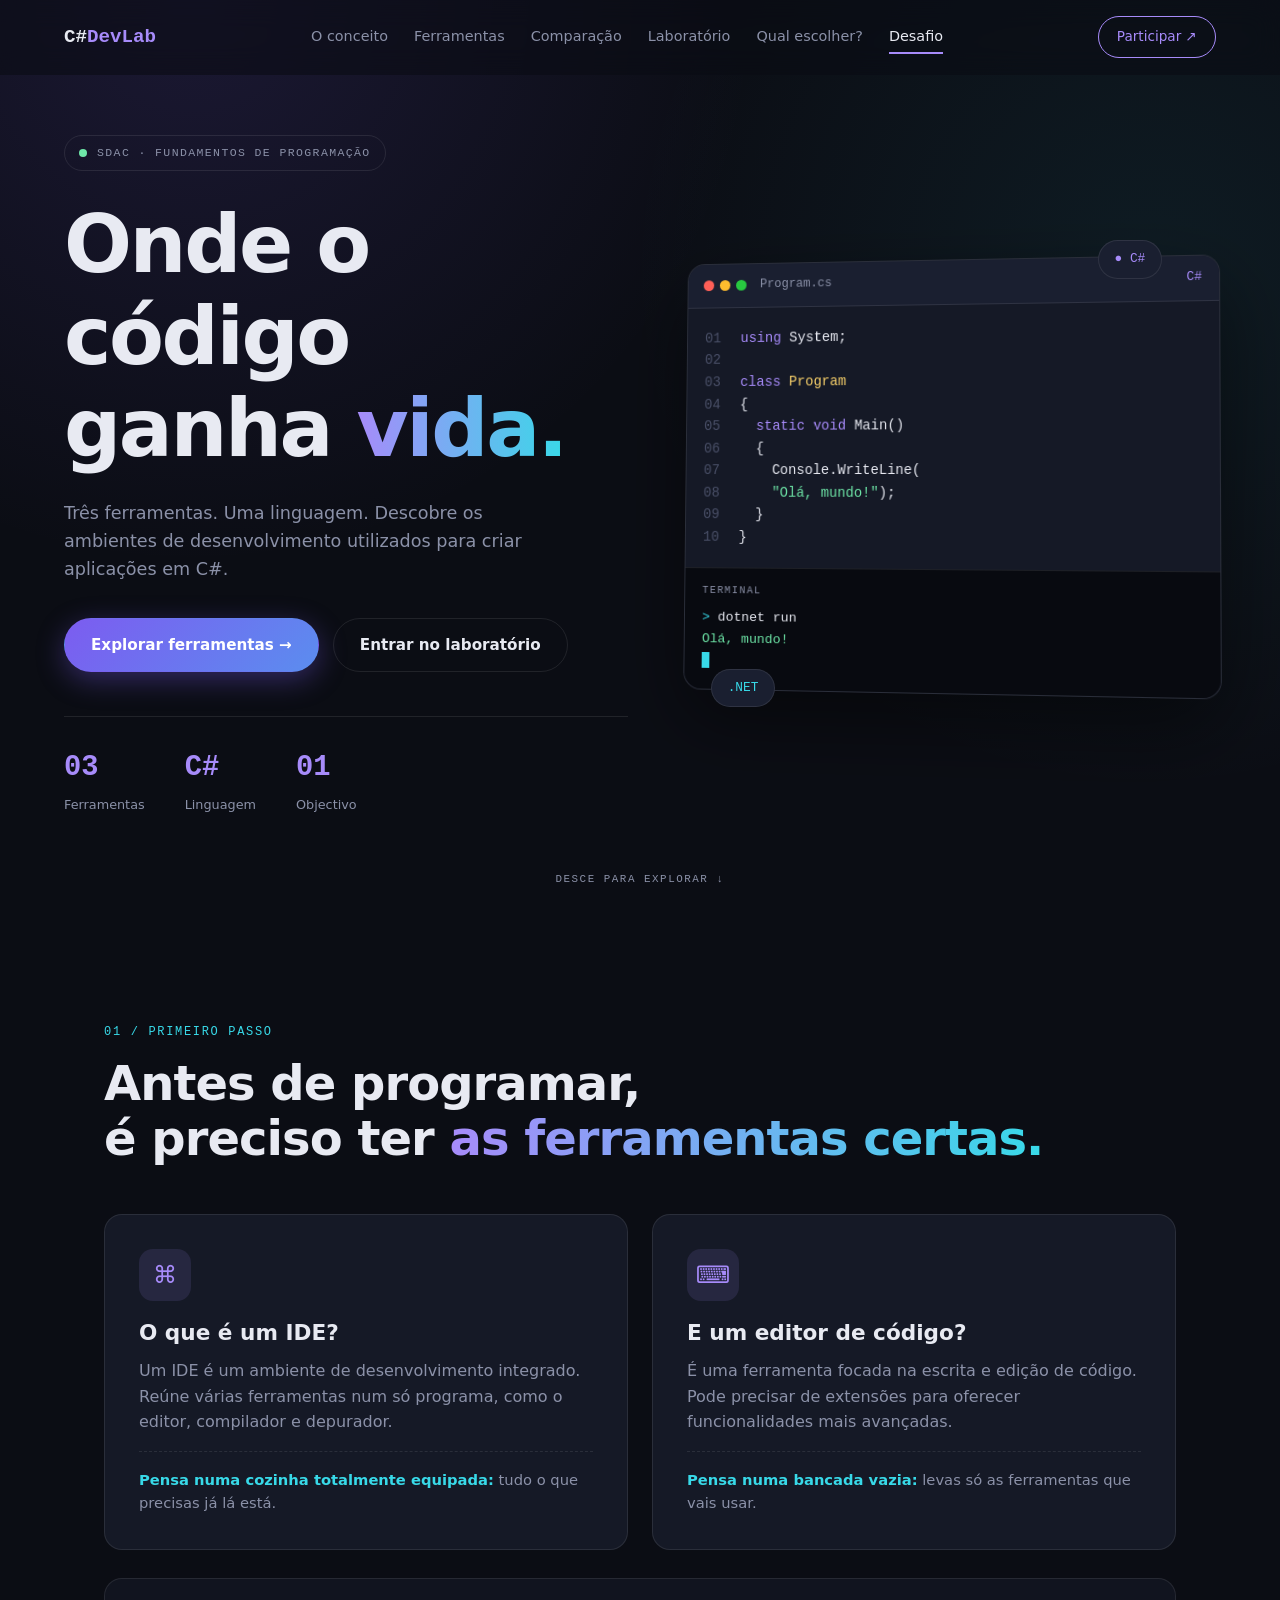
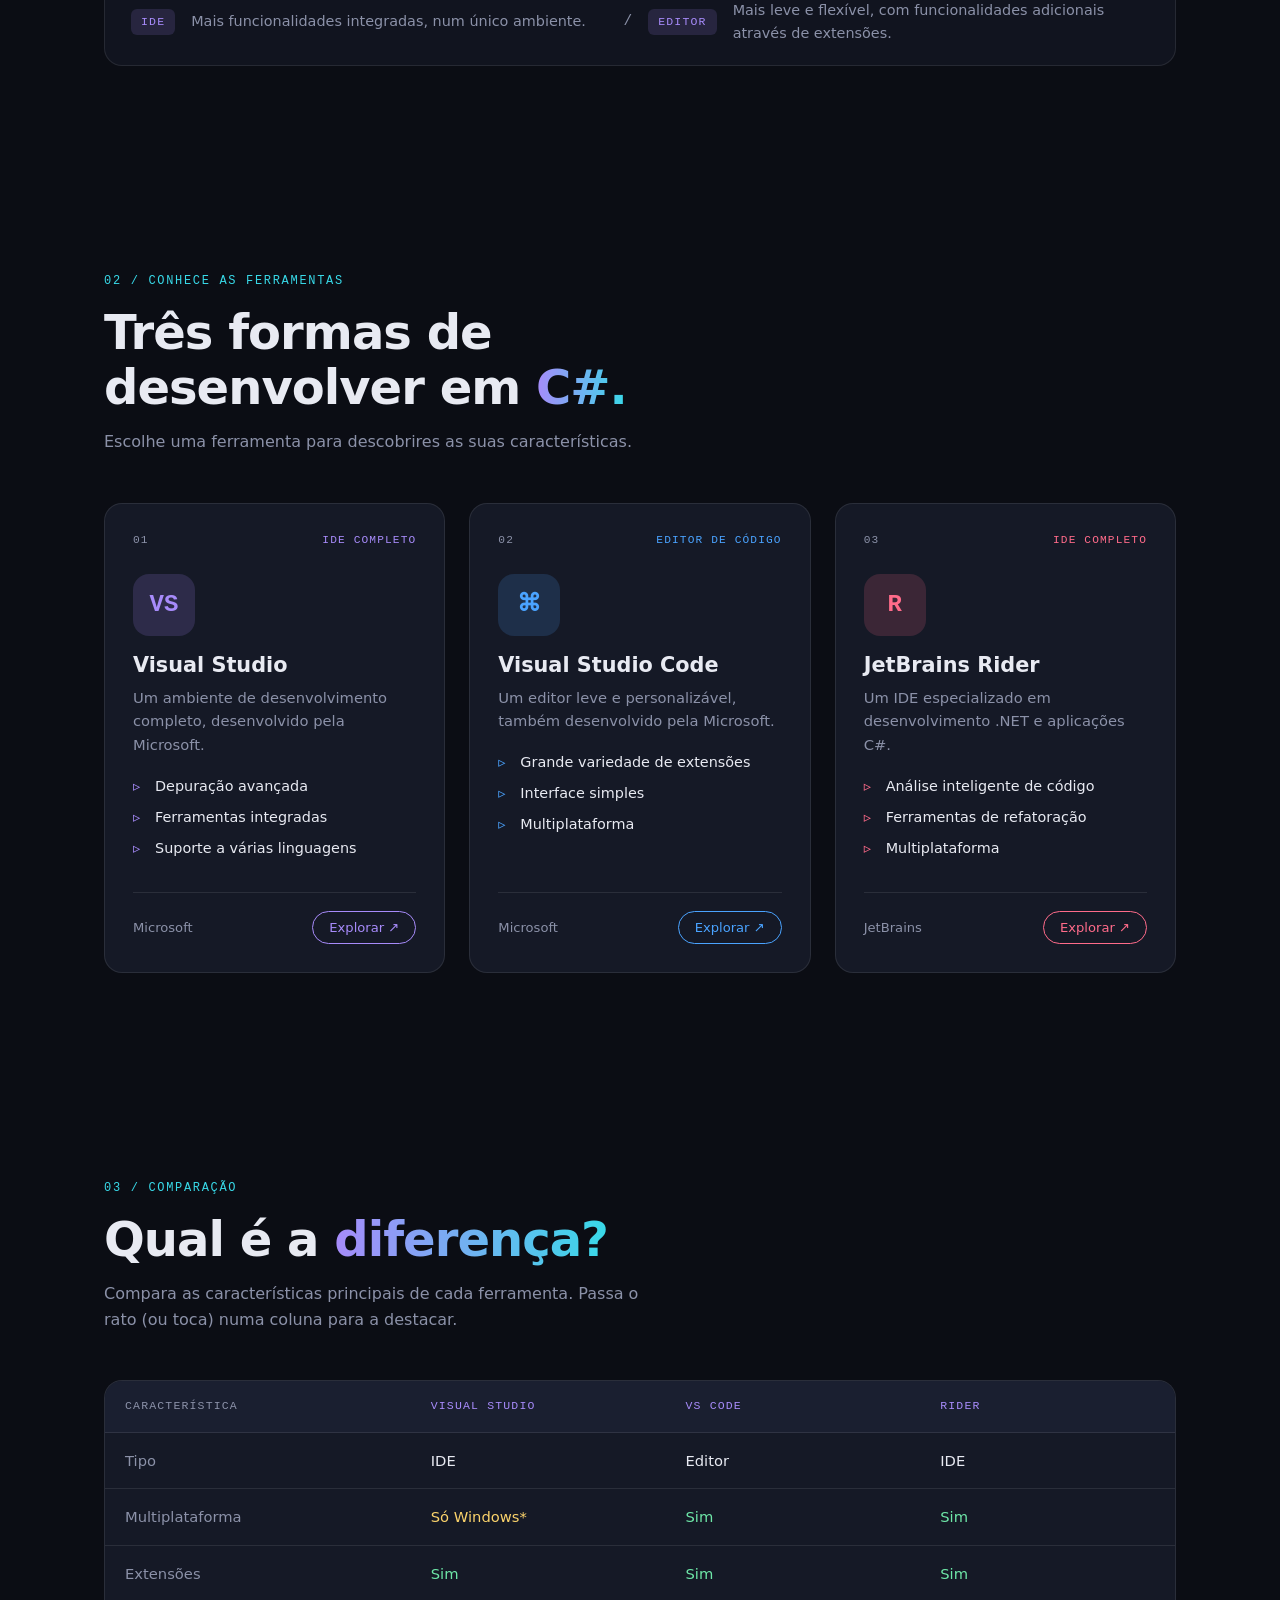
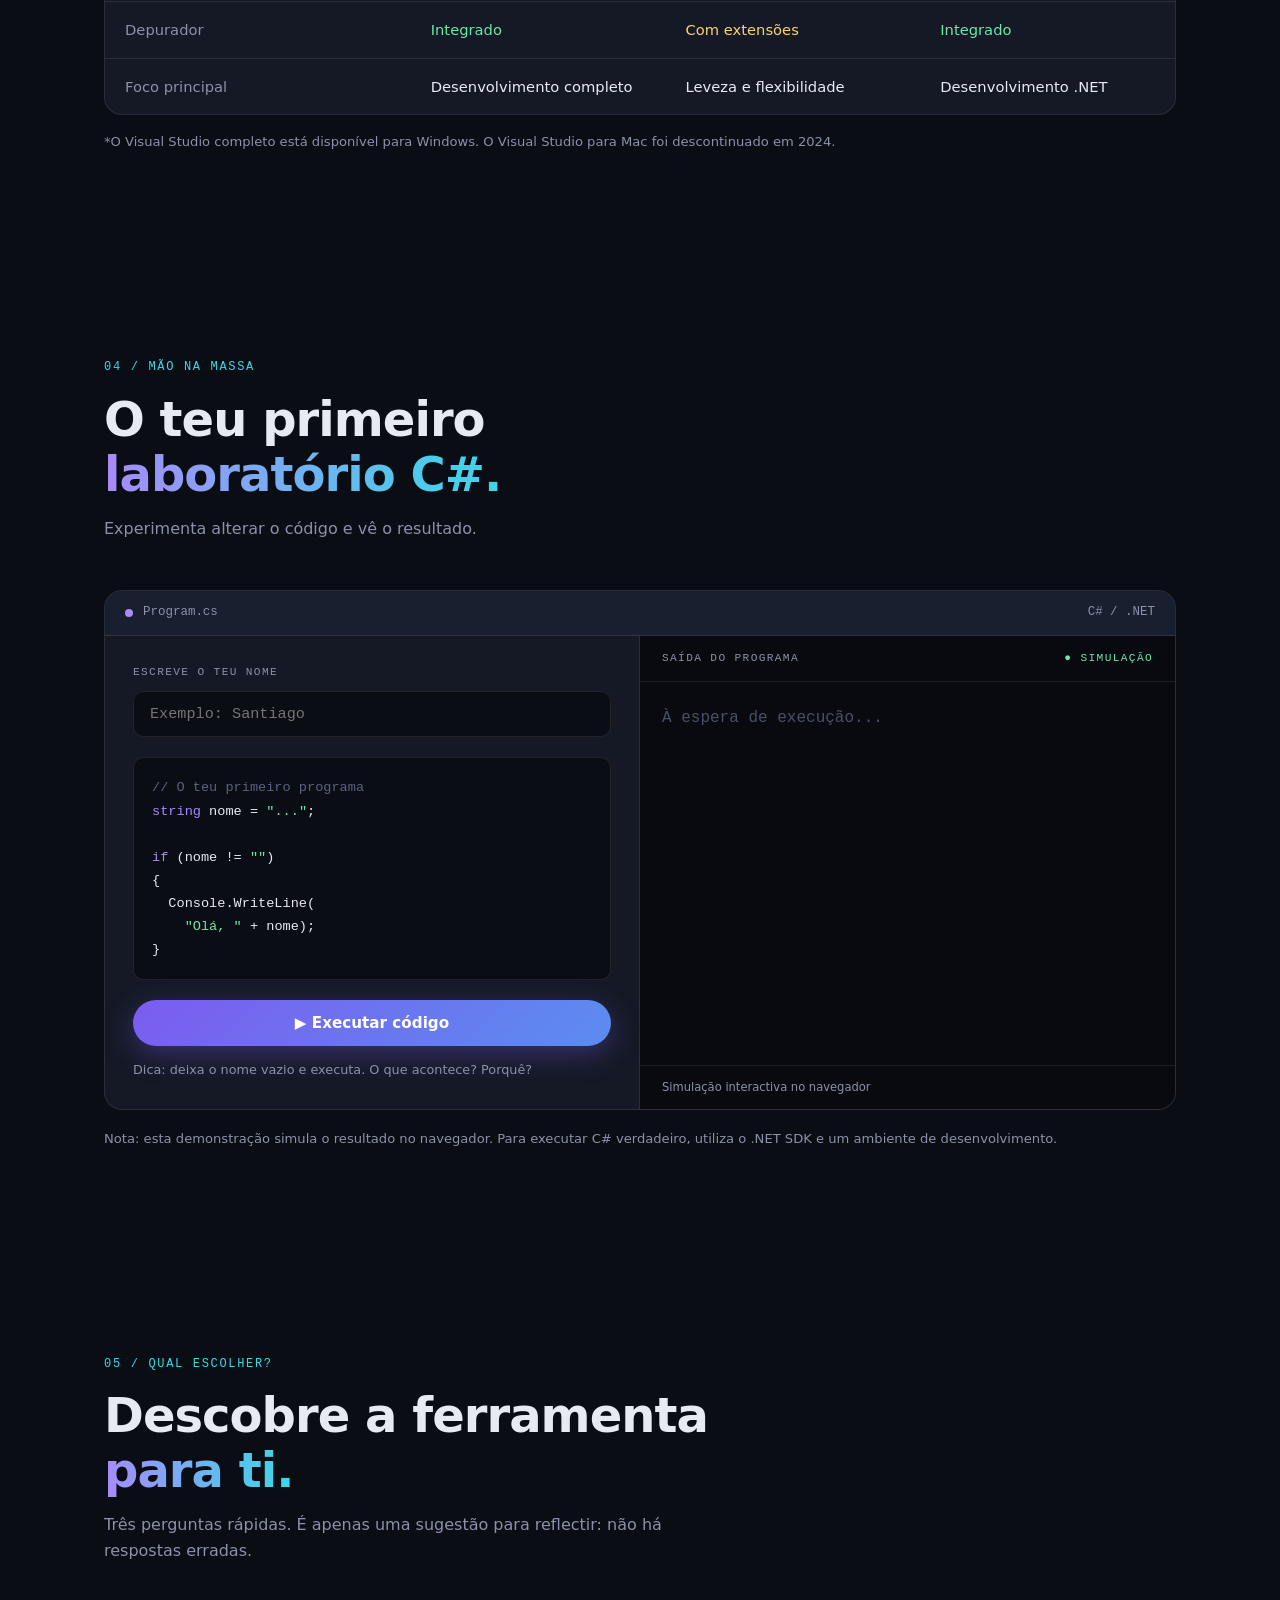
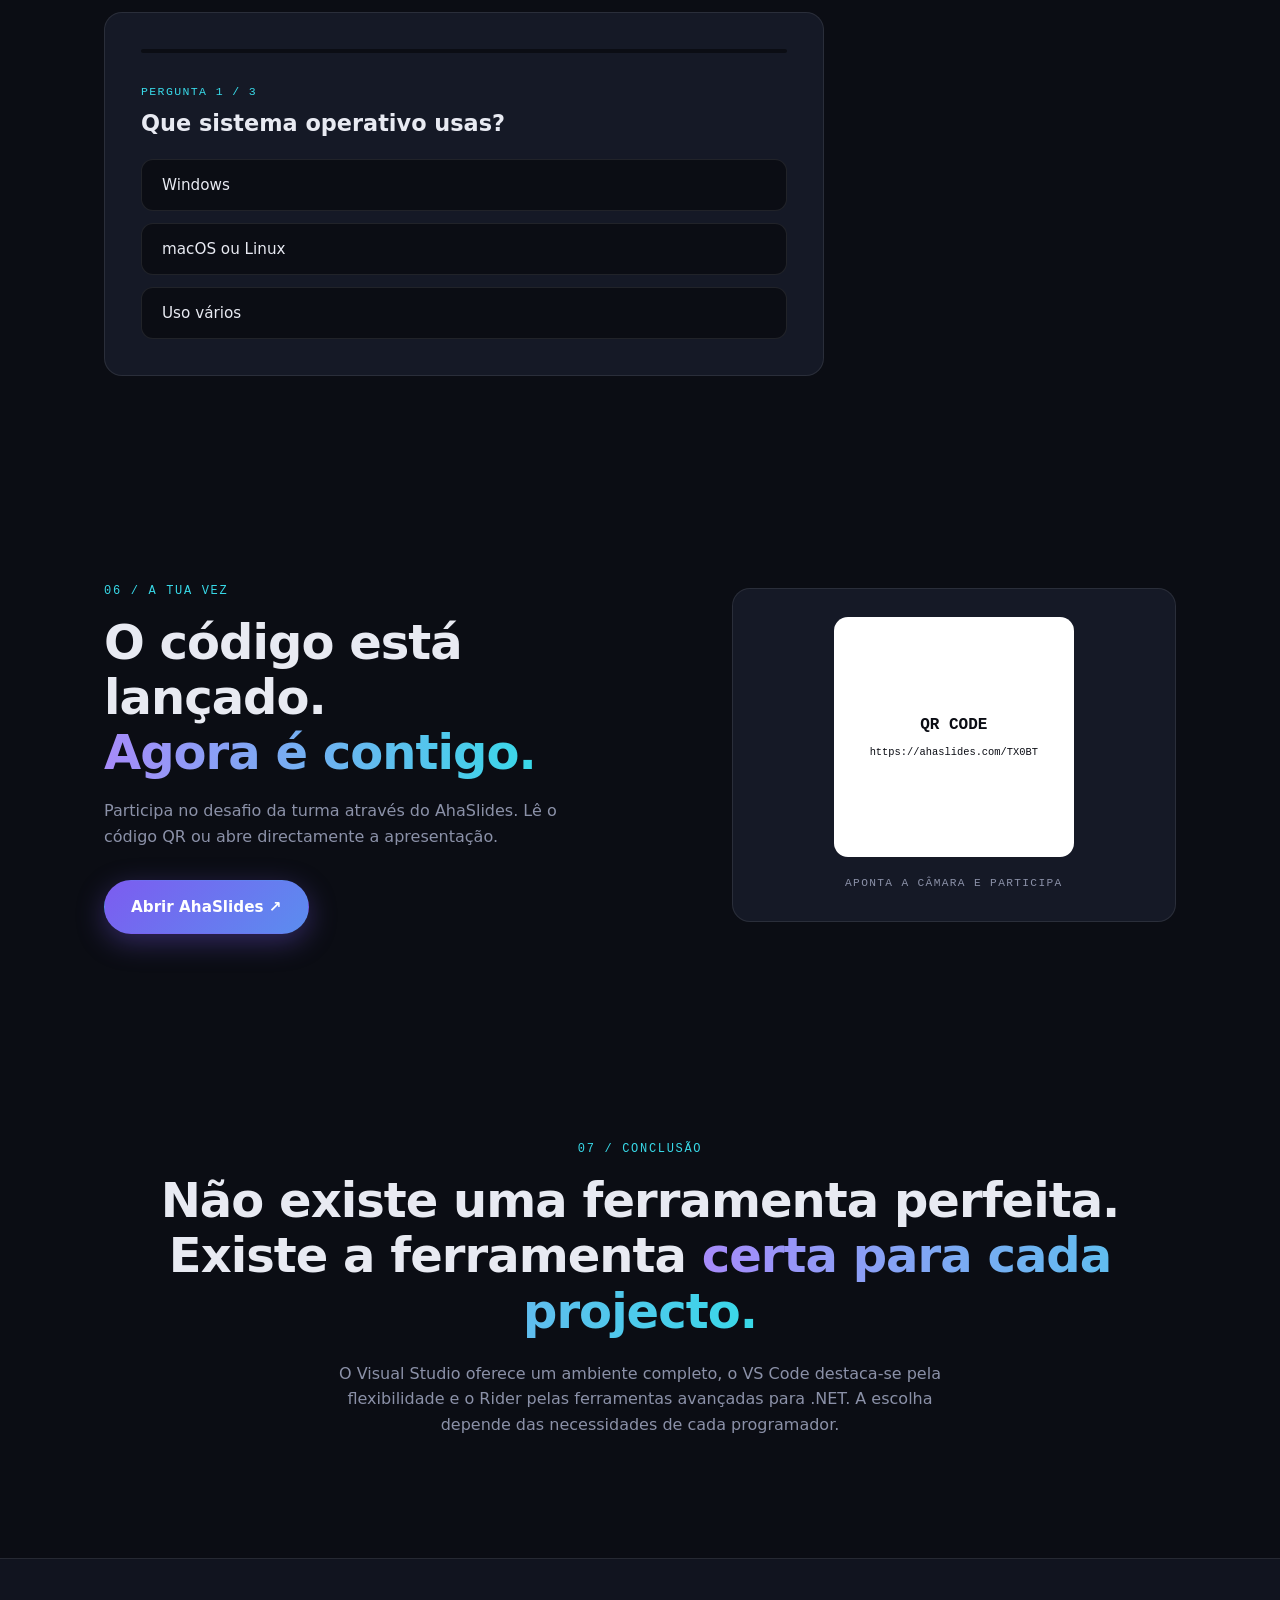
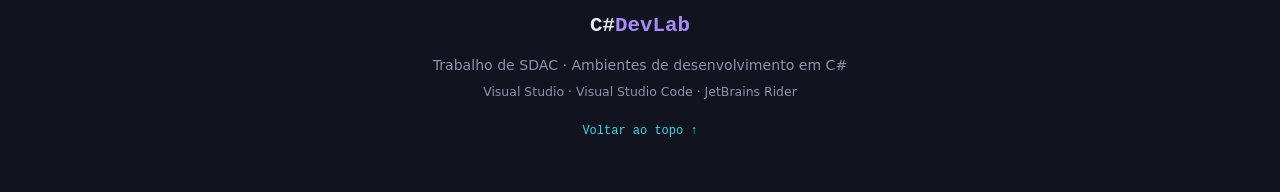
<file: index.html>
<!DOCTYPE html>
<html lang="pt">
<head>
    <meta charset="UTF-8">
    <meta name="viewport" content="width=device-width, initial-scale=1.0">
    <meta name="description" content="C# DevLab - Explora os ambientes de desenvolvimento C#: Visual Studio, Visual Studio Code e JetBrains Rider.">
    <meta name="theme-color" content="#0b0d14">
    <title>C# DevLab | Ambientes de Desenvolvimento</title>
    <link rel="stylesheet" href="style.css">
</head>

<body>

<a href="#conteudo" class="skip-link">Saltar para o conteúdo</a>

<div class="progress-bar" id="progressBar" aria-hidden="true"></div>

<header class="navbar" id="navbar">
    <a href="#inicio" class="logo" aria-label="C# DevLab - início">C#<span>DevLab</span></a>

    <button class="menu-toggle" id="menuToggle" aria-label="Abrir menu" aria-expanded="false" aria-controls="mainNav">
        <span></span><span></span><span></span>
    </button>

    <nav id="mainNav" aria-label="Navegação principal">
        <a href="#conceito">O conceito</a>
        <a href="#ferramentas">Ferramentas</a>
        <a href="#comparacao">Comparação</a>
        <a href="#laboratorio">Laboratório</a>
        <a href="#escolhe">Qual escolher?</a>
        <a href="#desafio">Desafio</a>
        <a href="#desafio" class="nav-button nav-button-mobile">Participar ↗</a>
    </nav>

    <a href="#desafio" class="nav-button">Participar ↗</a>
</header>

<main id="conteudo">

    <!-- INÍCIO -->
    <section class="hero" id="inicio">
        <div class="hero-content">
            <div class="status">
                <span class="status-dot"></span>
                SDAC · FUNDAMENTOS DE PROGRAMAÇÃO
            </div>

            <h1>
                Onde o código<br>
                ganha <span>vida.</span>
            </h1>

            <p>
                Três ferramentas. Uma linguagem.
                Descobre os ambientes de desenvolvimento
                utilizados para criar aplicações em C#.
            </p>

            <div class="hero-actions">
                <a href="#ferramentas" class="primary-button">Explorar ferramentas →</a>
                <a href="#laboratorio" class="secondary-button">Entrar no laboratório</a>
            </div>

            <div class="hero-info">
                <div>
                    <strong data-count="3">03</strong>
                    <span>Ferramentas</span>
                </div>
                <div>
                    <strong>C#</strong>
                    <span>Linguagem</span>
                </div>
                <div>
                    <strong data-count="1">01</strong>
                    <span>Objectivo</span>
                </div>
            </div>
        </div>

        <div class="hero-visual" aria-hidden="true">
            <div class="code-window">
                <div class="window-top">
                    <div class="window-dots">
                        <i></i><i></i><i></i>
                    </div>
                    <span>Program.cs</span>
                    <span class="window-language">C#</span>
                </div>

                <div class="code-content">
                    <p><span class="line">01</span> <span class="purple">using</span> System;</p>
                    <p><span class="line">02</span></p>
                    <p><span class="line">03</span> <span class="purple">class</span> <span class="yellow">Program</span></p>
                    <p><span class="line">04</span> {</p>
                    <p><span class="line">05</span> &nbsp;&nbsp;<span class="purple">static void</span> Main()</p>
                    <p><span class="line">06</span> &nbsp;&nbsp;{</p>
                    <p><span class="line">07</span> &nbsp;&nbsp;&nbsp;&nbsp;Console.WriteLine(</p>
                    <p><span class="line">08</span> &nbsp;&nbsp;&nbsp;&nbsp;<span class="green">"Olá, mundo!"</span>);</p>
                    <p><span class="line">09</span> &nbsp;&nbsp;}</p>
                    <p><span class="line">10</span> }</p>
                </div>

                <div class="terminal">
                    <span class="terminal-label">TERMINAL</span>
                    <p><span class="terminal-symbol">&gt;</span> dotnet run</p>
                    <p class="terminal-output" id="heroOutput">Olá, mundo!</p>
                    <span class="cursor"></span>
                </div>
            </div>

            <div class="floating-tag tag-one">● C#</div>
            <div class="floating-tag tag-two">.NET</div>
        </div>

        <a href="#conceito" class="scroll-indicator">DESCE PARA EXPLORAR ↓</a>
    </section>


    <!-- CONCEITO -->
    <section class="section concept" id="conceito">
        <div class="section-heading reveal">
            <span class="eyebrow">01 / PRIMEIRO PASSO</span>
            <h2>Antes de programar,<br>é preciso ter <span>as ferramentas certas.</span></h2>
        </div>

        <div class="concept-grid">
            <article class="concept-card reveal">
                <div class="concept-icon" aria-hidden="true">⌘</div>
                <h3>O que é um IDE?</h3>
                <p>
                    Um IDE é um ambiente de desenvolvimento integrado.
                    Reúne várias ferramentas num só programa, como o editor,
                    compilador e depurador.
                </p>
                <p class="concept-example">
                    <strong>Pensa numa cozinha totalmente equipada:</strong>
                    tudo o que precisas já lá está.
                </p>
            </article>

            <article class="concept-card reveal">
                <div class="concept-icon" aria-hidden="true">⌨</div>
                <h3>E um editor de código?</h3>
                <p>
                    É uma ferramenta focada na escrita e edição de código.
                    Pode precisar de extensões para oferecer funcionalidades
                    mais avançadas.
                </p>
                <p class="concept-example">
                    <strong>Pensa numa bancada vazia:</strong>
                    levas só as ferramentas que vais usar.
                </p>
            </article>
        </div>

        <div class="info-strip reveal">
            <span>IDE</span>
            <p>Mais funcionalidades integradas, num único ambiente.</p>
            <span class="strip-divider">/</span>
            <span>EDITOR</span>
            <p>Mais leve e flexível, com funcionalidades adicionais através de extensões.</p>
        </div>
    </section>


    <!-- FERRAMENTAS -->
    <section class="section tools-section" id="ferramentas">
        <div class="section-heading reveal">
            <span class="eyebrow">02 / CONHECE AS FERRAMENTAS</span>
            <h2>Três formas de<br>desenvolver em <span>C#.</span></h2>
            <p>Escolhe uma ferramenta para descobrires as suas características.</p>
        </div>

        <div class="tools-grid">

            <article class="tool-card visual-studio reveal" data-tool="visual">
                <div class="tool-top">
                    <span class="tool-number">01</span>
                    <span class="tool-type">IDE COMPLETO</span>
                </div>

                <div class="tool-logo" aria-hidden="true">VS</div>
                <h3>Visual Studio</h3>
                <p>
                    Um ambiente de desenvolvimento completo,
                    desenvolvido pela Microsoft.
                </p>

                <ul>
                    <li>Depuração avançada</li>
                    <li>Ferramentas integradas</li>
                    <li>Suporte a várias linguagens</li>
                </ul>

                <div class="tool-footer">
                    <span>Microsoft</span>
                    <button type="button" data-open="visual" aria-controls="detailsPanel">Explorar ↗</button>
                </div>
            </article>


            <article class="tool-card vscode reveal" data-tool="vscode">
                <div class="tool-top">
                    <span class="tool-number">02</span>
                    <span class="tool-type">EDITOR DE CÓDIGO</span>
                </div>

                <div class="tool-logo" aria-hidden="true">⌘</div>
                <h3>Visual Studio Code</h3>
                <p>
                    Um editor leve e personalizável,
                    também desenvolvido pela Microsoft.
                </p>

                <ul>
                    <li>Grande variedade de extensões</li>
                    <li>Interface simples</li>
                    <li>Multiplataforma</li>
                </ul>

                <div class="tool-footer">
                    <span>Microsoft</span>
                    <button type="button" data-open="vscode" aria-controls="detailsPanel">Explorar ↗</button>
                </div>
            </article>


            <article class="tool-card rider reveal" data-tool="rider">
                <div class="tool-top">
                    <span class="tool-number">03</span>
                    <span class="tool-type">IDE COMPLETO</span>
                </div>

                <div class="tool-logo" aria-hidden="true">R</div>
                <h3>JetBrains Rider</h3>
                <p>
                    Um IDE especializado em desenvolvimento
                    .NET e aplicações C#.
                </p>

                <ul>
                    <li>Análise inteligente de código</li>
                    <li>Ferramentas de refatoração</li>
                    <li>Multiplataforma</li>
                </ul>

                <div class="tool-footer">
                    <span>JetBrains</span>
                    <button type="button" data-open="rider" aria-controls="detailsPanel">Explorar ↗</button>
                </div>
            </article>

        </div>

        <div class="details-panel" id="detailsPanel" role="region" aria-live="polite" aria-label="Detalhes da ferramenta" hidden>
            <button type="button" class="close-details" id="closeDetails" aria-label="Fechar detalhes">✕</button>
            <span class="eyebrow">DETALHES DA FERRAMENTA</span>
            <h3 id="detailsTitle">Ferramenta</h3>
            <p id="detailsText"></p>
            <div class="details-meta">
                <div>
                    <small>IDEAL PARA</small>
                    <strong id="detailsIdeal"></strong>
                </div>
                <div>
                    <small>PLATAFORMAS</small>
                    <strong id="detailsPlatform"></strong>
                </div>
            </div>
            <a id="detailsLink" href="#" target="_blank" rel="noopener noreferrer">Visitar site oficial ↗</a>
        </div>
    </section>


    <!-- COMPARAÇÃO -->
    <section class="section comparison-section" id="comparacao">
        <div class="section-heading reveal">
            <span class="eyebrow">03 / COMPARAÇÃO</span>
            <h2>Qual é a <span>diferença?</span></h2>
            <p>Compara as características principais de cada ferramenta. Passa o rato (ou toca) numa coluna para a destacar.</p>
        </div>

        <div class="comparison-table reveal" role="table" aria-label="Comparação entre Visual Studio, VS Code e Rider">
            <div class="comparison-row comparison-header" role="row">
                <span role="columnheader">CARACTERÍSTICA</span>
                <span role="columnheader" data-col="visual">VISUAL STUDIO</span>
                <span role="columnheader" data-col="vscode">VS CODE</span>
                <span role="columnheader" data-col="rider">RIDER</span>
            </div>

            <div class="comparison-row" role="row">
                <span role="rowheader">Tipo</span>
                <span role="cell" data-col="visual" data-label="Visual Studio">IDE</span>
                <span role="cell" data-col="vscode" data-label="VS Code">Editor</span>
                <span role="cell" data-col="rider" data-label="Rider">IDE</span>
            </div>

            <div class="comparison-row" role="row">
                <span role="rowheader">Multiplataforma</span>
                <span role="cell" data-col="visual" data-label="Visual Studio" class="partial">Só Windows*</span>
                <span role="cell" data-col="vscode" data-label="VS Code" class="yes">Sim</span>
                <span role="cell" data-col="rider" data-label="Rider" class="yes">Sim</span>
            </div>

            <div class="comparison-row" role="row">
                <span role="rowheader">Extensões</span>
                <span role="cell" data-col="visual" data-label="Visual Studio" class="yes">Sim</span>
                <span role="cell" data-col="vscode" data-label="VS Code" class="yes">Sim</span>
                <span role="cell" data-col="rider" data-label="Rider" class="yes">Sim</span>
            </div>

            <div class="comparison-row" role="row">
                <span role="rowheader">Depurador</span>
                <span role="cell" data-col="visual" data-label="Visual Studio" class="yes">Integrado</span>
                <span role="cell" data-col="vscode" data-label="VS Code" class="partial">Com extensões</span>
                <span role="cell" data-col="rider" data-label="Rider" class="yes">Integrado</span>
            </div>

            <div class="comparison-row" role="row">
                <span role="rowheader">Foco principal</span>
                <span role="cell" data-col="visual" data-label="Visual Studio">Desenvolvimento completo</span>
                <span role="cell" data-col="vscode" data-label="VS Code">Leveza e flexibilidade</span>
                <span role="cell" data-col="rider" data-label="Rider">Desenvolvimento .NET</span>
            </div>
        </div>

        <p class="table-note">
            *O Visual Studio completo está disponível para Windows.
            O Visual Studio para Mac foi descontinuado em 2024.
        </p>
    </section>


    <!-- LABORATÓRIO -->
    <section class="section lab-section" id="laboratorio">
        <div class="section-heading reveal">
            <span class="eyebrow">04 / MÃO NA MASSA</span>
            <h2>O teu primeiro<br><span>laboratório C#.</span></h2>
            <p>Experimenta alterar o código e vê o resultado.</p>
        </div>

        <div class="lab-window reveal">
            <div class="lab-toolbar">
                <div>
                    <span class="lab-dot"></span>
                    <span>Program.cs</span>
                </div>
                <span>C# / .NET</span>
            </div>

            <form class="lab-content" id="labForm" autocomplete="off">
                <div class="editor-area">
                    <label for="userName">ESCREVE O TEU NOME</label>
                    <input type="text" id="userName" placeholder="Exemplo: Santiago" maxlength="25">

                    <div class="code-example" aria-label="Código de exemplo">
                        <span class="code-comment">// O teu primeiro programa</span><br>
                        <span class="code-purple">string</span> nome = <span class="code-green">"<span id="liveName">...</span>"</span>;<br><br>
                        <span class="code-purple">if</span> (nome != <span class="code-green">""</span>)<br>
                        {<br>
                        &nbsp;&nbsp;Console.WriteLine(<br>
                        &nbsp;&nbsp;&nbsp;&nbsp;<span class="code-green">"Olá, "</span> + nome);<br>
                        }
                    </div>

                    <button type="submit" class="run-button">▶ Executar código</button>
                    <p class="lab-hint">Dica: deixa o nome vazio e executa. O que acontece? Porquê?</p>
                </div>

                <div class="output-area">
                    <div class="output-heading">
                        <span>SAÍDA DO PROGRAMA</span>
                        <span class="online">● SIMULAÇÃO</span>
                    </div>

                    <div class="output-screen" id="output" role="status" aria-live="polite">
                        <span class="output-muted">À espera de execução...</span>
                    </div>

                    <div class="output-footer">
                        Simulação interactiva no navegador
                    </div>
                </div>
            </form>
        </div>

        <p class="lab-note">
            Nota: esta demonstração simula o resultado no navegador.
            Para executar C# verdadeiro, utiliza o .NET SDK e um ambiente de desenvolvimento.
        </p>
    </section>


    <!-- QUAL ESCOLHER -->
    <section class="section quiz-section" id="escolhe">
        <div class="section-heading reveal">
            <span class="eyebrow">05 / QUAL ESCOLHER?</span>
            <h2>Descobre a ferramenta<br><span>para ti.</span></h2>
            <p>Três perguntas rápidas. É apenas uma sugestão para reflectir: não há respostas erradas.</p>
        </div>

        <div class="quiz-card reveal" id="quiz">
            <div class="quiz-progress" aria-hidden="true"><div id="quizBar"></div></div>
            <div id="quizBody"></div>
        </div>
    </section>


    <!-- DESAFIO -->
    <section class="section challenge-section" id="desafio">
        <div class="challenge-content reveal">
            <span class="eyebrow">06 / A TUA VEZ</span>
            <h2>O código está lançado.<br><span>Agora é contigo.</span></h2>
            <p>
                Participa no desafio da turma através do AhaSlides.
                Lê o código QR ou abre directamente a apresentação.
            </p>

            <a href="https://ahaslides.com/TX0BT" id="ahaslidesButton" class="primary-button" target="_blank" rel="noopener noreferrer">
                Abrir AhaSlides ↗
            </a>
        </div>

        <div class="qr-card reveal">
            <div class="qr-placeholder" id="qrArea">
                <span>QR CODE</span>
                <small>https://ahaslides.com/TX0BT</small>
            </div>
            <p>APONTA A CÂMARA E PARTICIPA</p>
        </div>
    </section>


    <!-- CONCLUSÃO -->
    <section class="section conclusion-section">
        <span class="eyebrow reveal">07 / CONCLUSÃO</span>
        <h2 class="reveal">Não existe uma ferramenta perfeita.<br>Existe a ferramenta <span>certa para cada projecto.</span></h2>
        <p class="reveal">
            O Visual Studio oferece um ambiente completo, o VS Code destaca-se
            pela flexibilidade e o Rider pelas ferramentas avançadas para .NET.
            A escolha depende das necessidades de cada programador.
        </p>
    </section>

</main>


<footer>
    <div class="footer-logo">C#<span>DevLab</span></div>
    <p>Trabalho de SDAC · Ambientes de desenvolvimento em C#</p>
    <p class="footer-small">Visual Studio · Visual Studio Code · JetBrains Rider</p>
    <a href="#inicio" class="back-top">Voltar ao topo ↑</a>
</footer>

<script src="script.js"></script>
</body>
</html>
</file>
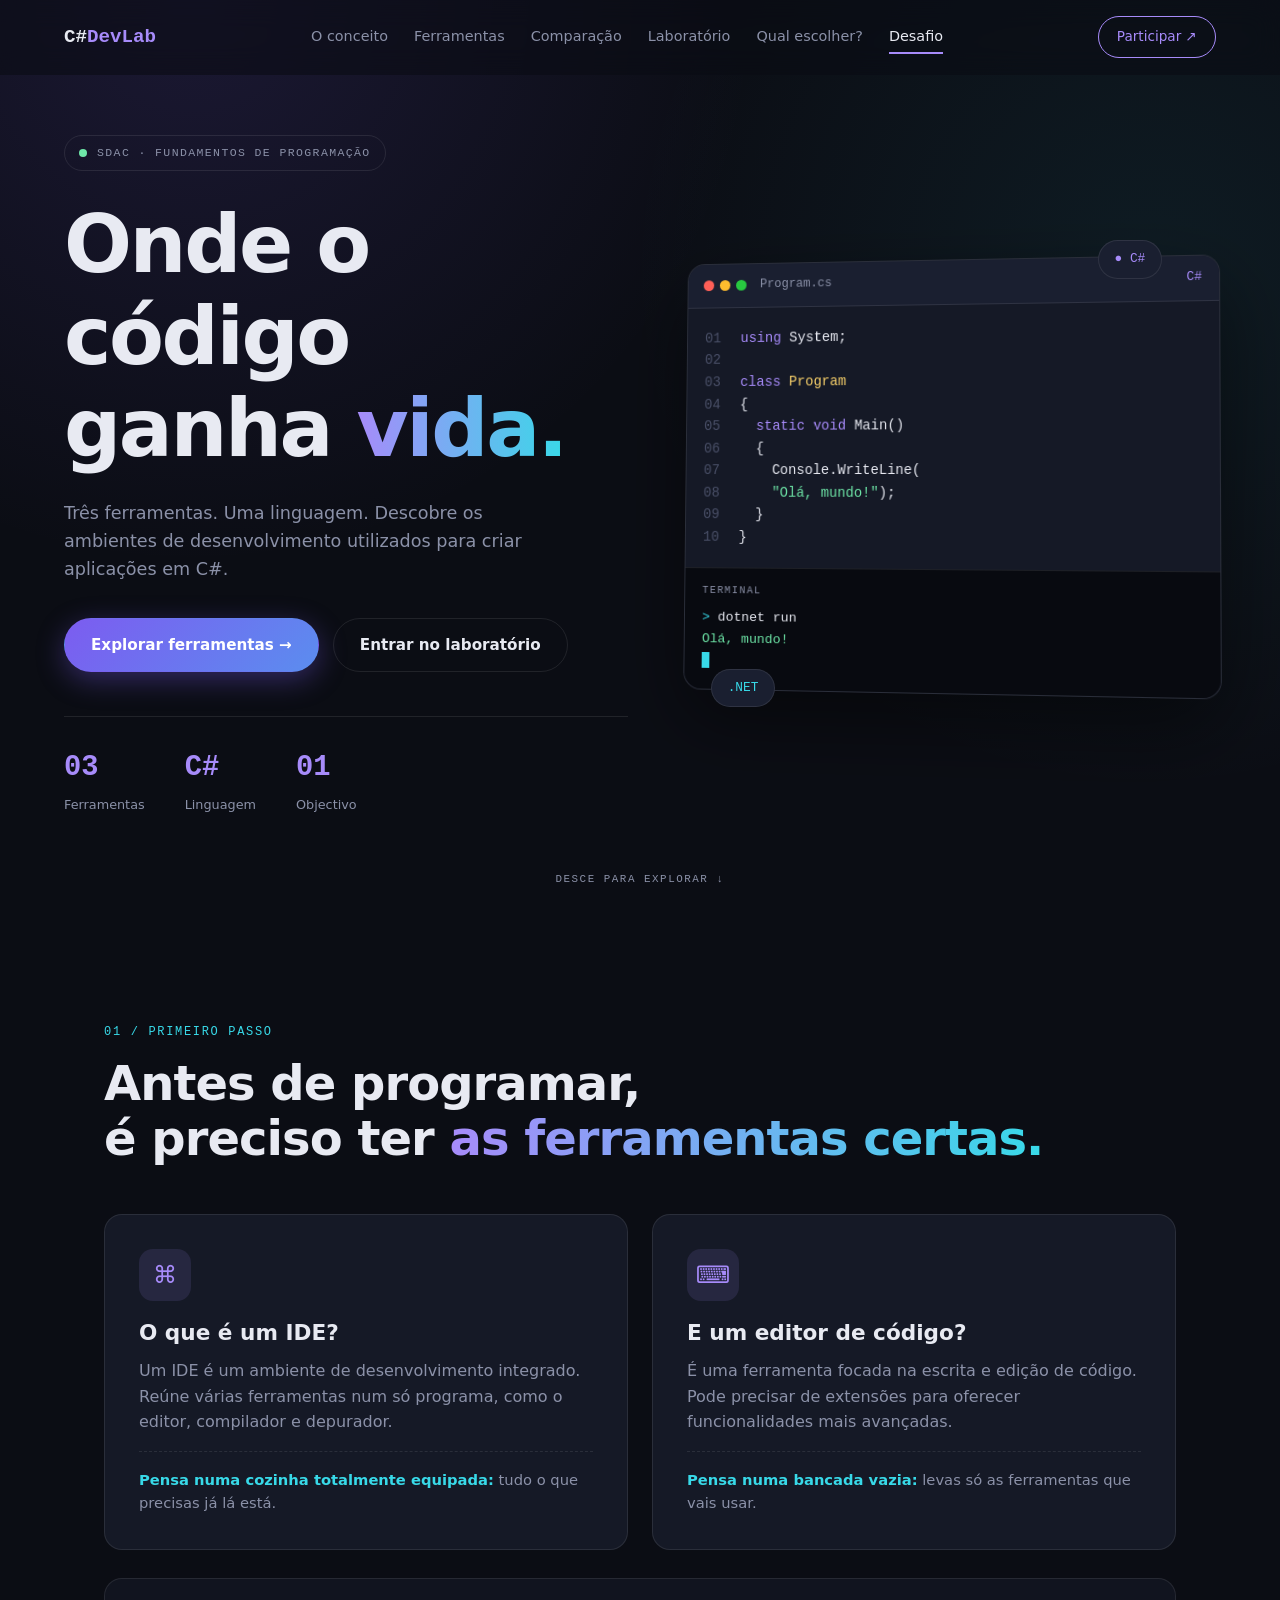
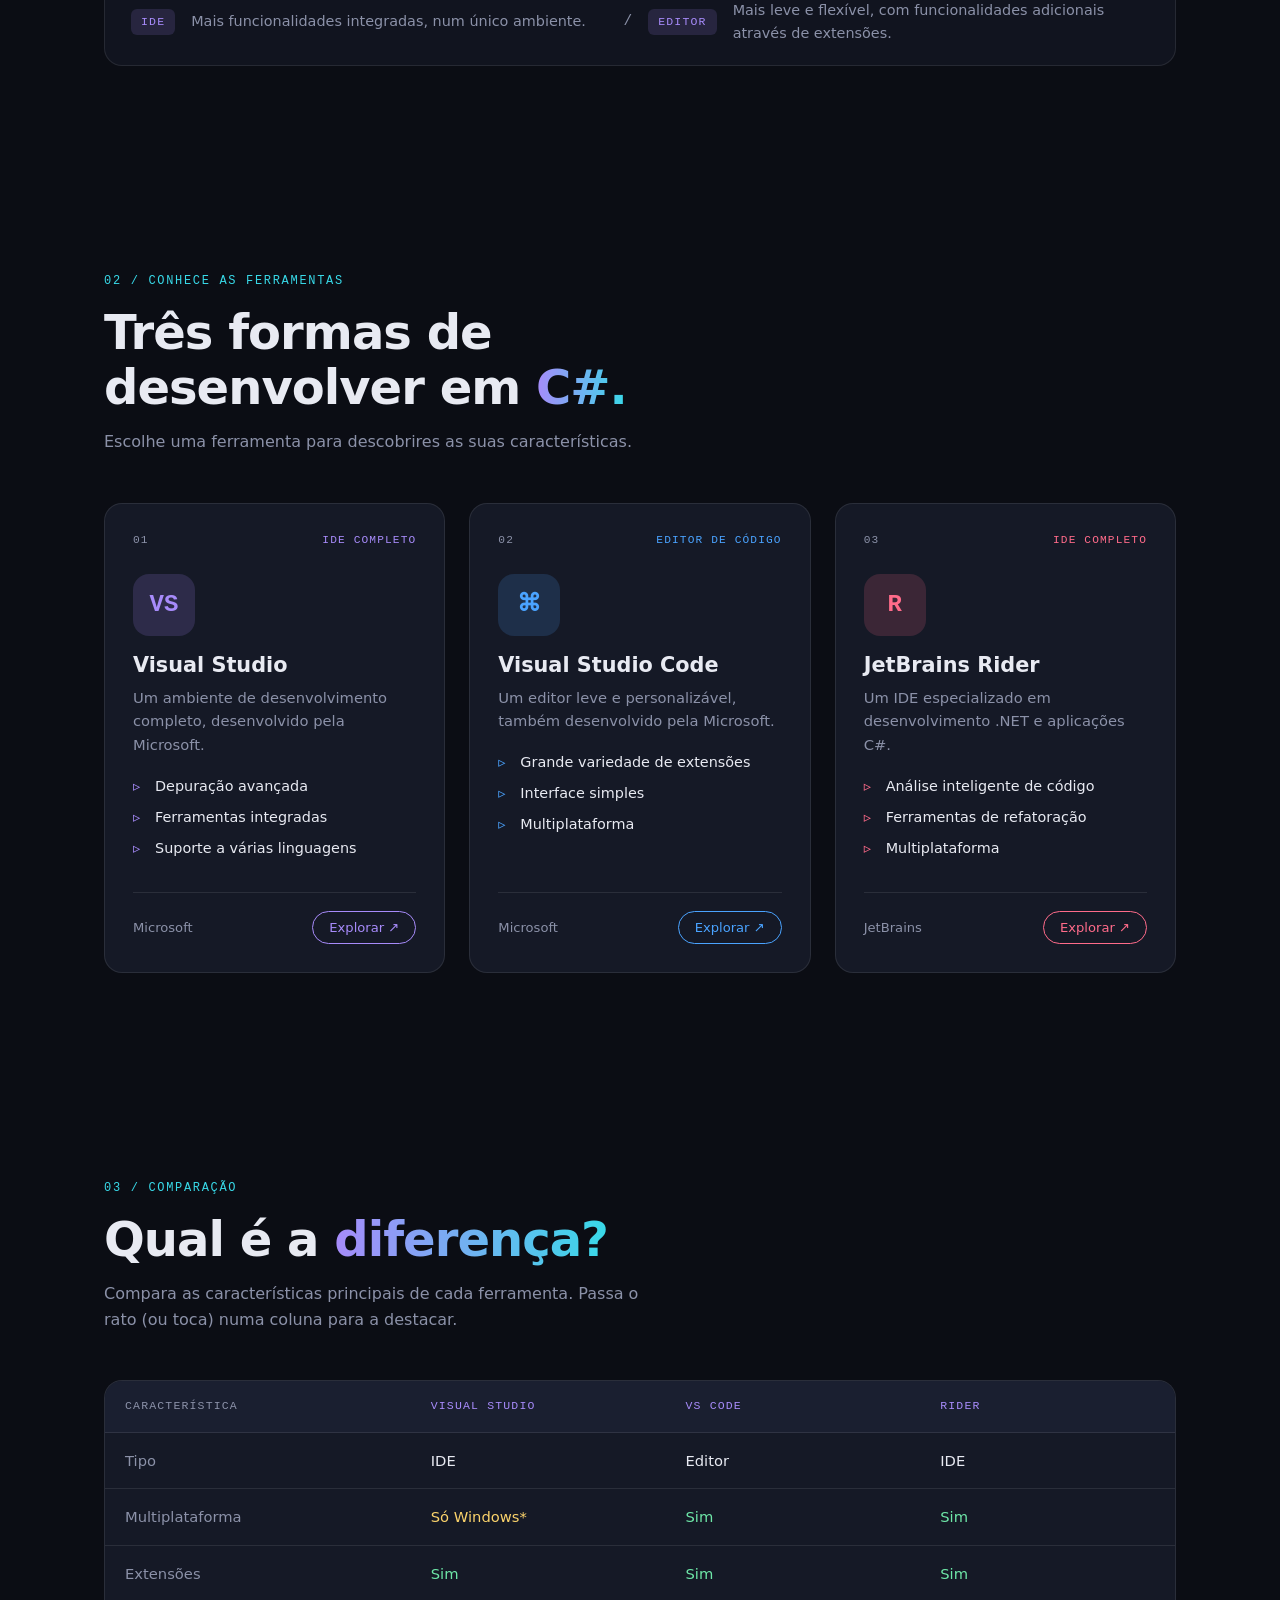
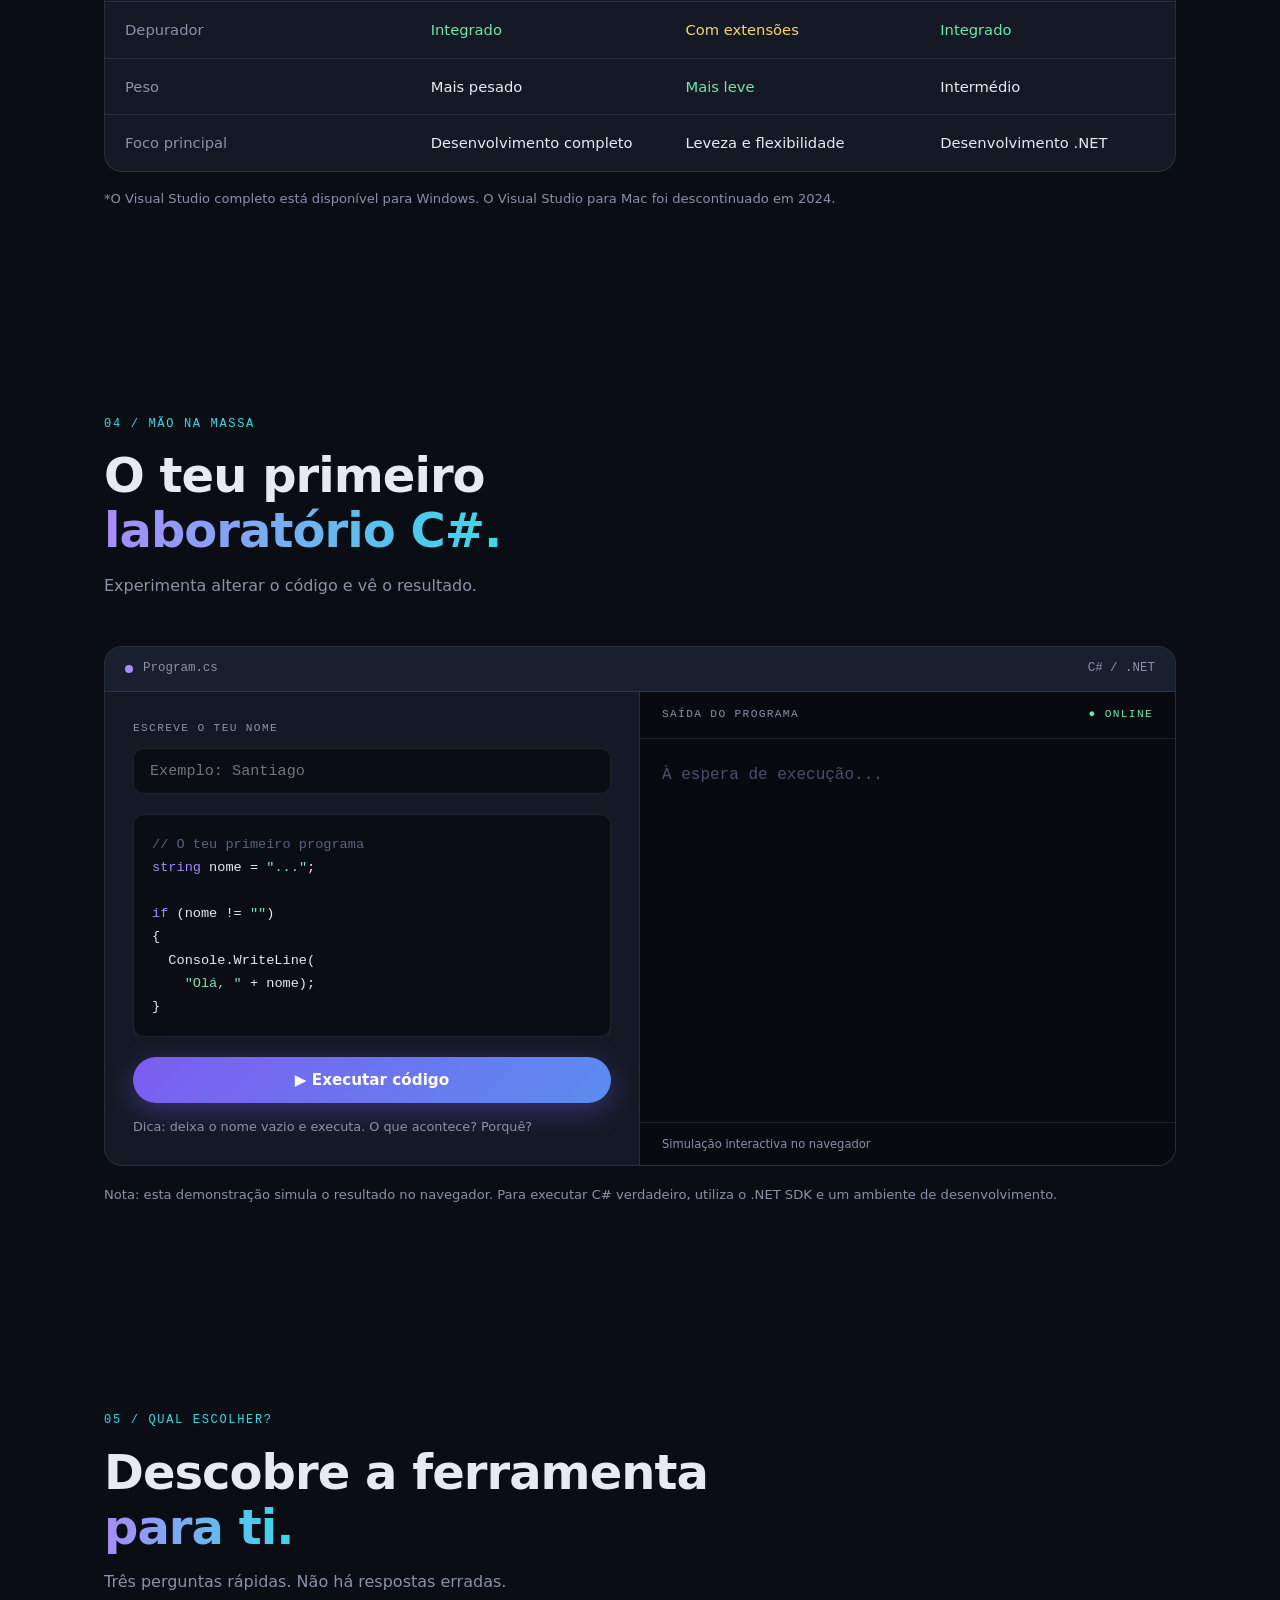
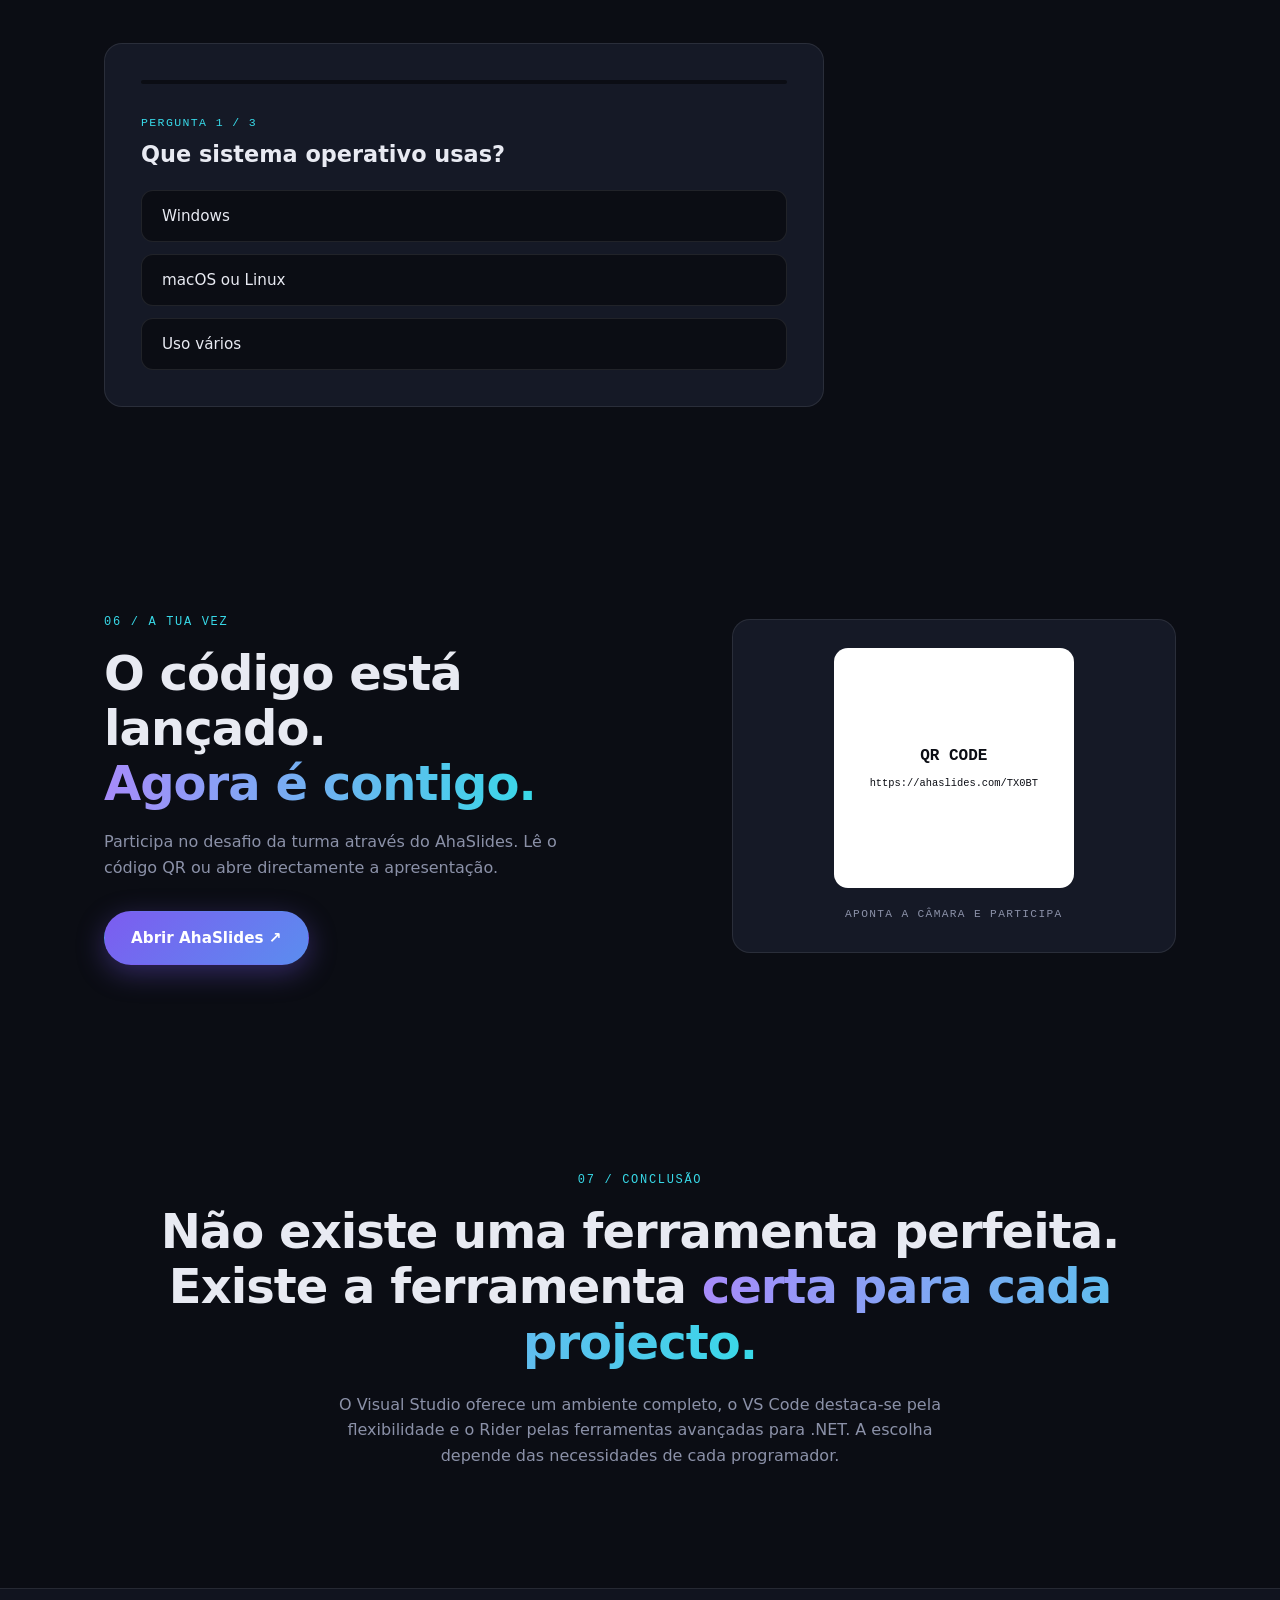
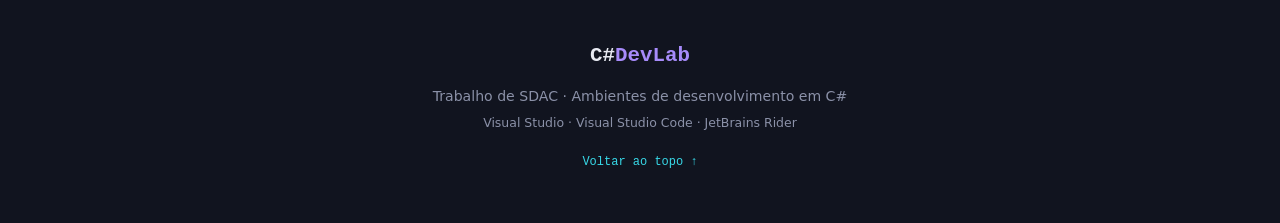
<file: index (1).html>
<!DOCTYPE html>
<html lang="pt">
<head>
    <meta charset="UTF-8">
    <meta name="viewport" content="width=device-width, initial-scale=1.0">
    <meta name="description" content="C# DevLab - Explora os ambientes de desenvolvimento C#: Visual Studio, Visual Studio Code e JetBrains Rider.">
    <meta name="theme-color" content="#0b0d14">
    <title>C# DevLab | Ambientes de Desenvolvimento</title>
    <link rel="stylesheet" href="style.css">
</head>

<body>

<a href="#conteudo" class="skip-link">Saltar para o conteúdo</a>

<div class="progress-bar" id="progressBar" aria-hidden="true"></div>

<header class="navbar" id="navbar">
    <a href="#inicio" class="logo" aria-label="C# DevLab - início">C#<span>DevLab</span></a>

    <button class="menu-toggle" id="menuToggle" aria-label="Abrir menu" aria-expanded="false" aria-controls="mainNav">
        <span></span><span></span><span></span>
    </button>

    <nav id="mainNav" aria-label="Navegação principal">
        <a href="#conceito">O conceito</a>
        <a href="#ferramentas">Ferramentas</a>
        <a href="#comparacao">Comparação</a>
        <a href="#laboratorio">Laboratório</a>
        <a href="#escolhe">Qual escolher?</a>
        <a href="#desafio">Desafio</a>
        <a href="#desafio" class="nav-button nav-button-mobile">Participar ↗</a>
    </nav>

    <a href="#desafio" class="nav-button">Participar ↗</a>
</header>

<main id="conteudo">

    <!-- INÍCIO -->
    <section class="hero" id="inicio">
        <div class="hero-content">
            <div class="status">
                <span class="status-dot"></span>
                SDAC · FUNDAMENTOS DE PROGRAMAÇÃO
            </div>

            <h1>
                Onde o código<br>
                ganha <span>vida.</span>
            </h1>

            <p>
                Três ferramentas. Uma linguagem.
                Descobre os ambientes de desenvolvimento
                utilizados para criar aplicações em C#.
            </p>

            <div class="hero-actions">
                <a href="#ferramentas" class="primary-button">Explorar ferramentas →</a>
                <a href="#laboratorio" class="secondary-button">Entrar no laboratório</a>
            </div>

            <div class="hero-info">
                <div>
                    <strong data-count="3">03</strong>
                    <span>Ferramentas</span>
                </div>
                <div>
                    <strong>C#</strong>
                    <span>Linguagem</span>
                </div>
                <div>
                    <strong data-count="1">01</strong>
                    <span>Objectivo</span>
                </div>
            </div>
        </div>

        <div class="hero-visual" aria-hidden="true">
            <div class="code-window">
                <div class="window-top">
                    <div class="window-dots">
                        <i></i><i></i><i></i>
                    </div>
                    <span>Program.cs</span>
                    <span class="window-language">C#</span>
                </div>

                <div class="code-content">
                    <p><span class="line">01</span> <span class="purple">using</span> System;</p>
                    <p><span class="line">02</span></p>
                    <p><span class="line">03</span> <span class="purple">class</span> <span class="yellow">Program</span></p>
                    <p><span class="line">04</span> {</p>
                    <p><span class="line">05</span> &nbsp;&nbsp;<span class="purple">static void</span> Main()</p>
                    <p><span class="line">06</span> &nbsp;&nbsp;{</p>
                    <p><span class="line">07</span> &nbsp;&nbsp;&nbsp;&nbsp;Console.WriteLine(</p>
                    <p><span class="line">08</span> &nbsp;&nbsp;&nbsp;&nbsp;<span class="green">"Olá, mundo!"</span>);</p>
                    <p><span class="line">09</span> &nbsp;&nbsp;}</p>
                    <p><span class="line">10</span> }</p>
                </div>

                <div class="terminal">
                    <span class="terminal-label">TERMINAL</span>
                    <p><span class="terminal-symbol">&gt;</span> dotnet run</p>
                    <p class="terminal-output" id="heroOutput">Olá, mundo!</p>
                    <span class="cursor"></span>
                </div>
            </div>

            <div class="floating-tag tag-one">● C#</div>
            <div class="floating-tag tag-two">.NET</div>
        </div>

        <a href="#conceito" class="scroll-indicator">DESCE PARA EXPLORAR ↓</a>
    </section>


    <!-- CONCEITO -->
    <section class="section concept" id="conceito">
        <div class="section-heading reveal">
            <span class="eyebrow">01 / PRIMEIRO PASSO</span>
            <h2>Antes de programar,<br>é preciso ter <span>as ferramentas certas.</span></h2>
        </div>

        <div class="concept-grid">
            <article class="concept-card reveal">
                <div class="concept-icon" aria-hidden="true">⌘</div>
                <h3>O que é um IDE?</h3>
                <p>
                    Um IDE é um ambiente de desenvolvimento integrado.
                    Reúne várias ferramentas num só programa, como o editor,
                    compilador e depurador.
                </p>
                <p class="concept-example">
                    <strong>Pensa numa cozinha totalmente equipada:</strong>
                    tudo o que precisas já lá está.
                </p>
            </article>

            <article class="concept-card reveal">
                <div class="concept-icon" aria-hidden="true">⌨</div>
                <h3>E um editor de código?</h3>
                <p>
                    É uma ferramenta focada na escrita e edição de código.
                    Pode precisar de extensões para oferecer funcionalidades
                    mais avançadas.
                </p>
                <p class="concept-example">
                    <strong>Pensa numa bancada vazia:</strong>
                    levas só as ferramentas que vais usar.
                </p>
            </article>
        </div>

        <div class="info-strip reveal">
            <span>IDE</span>
            <p>Mais funcionalidades integradas, num único ambiente.</p>
            <span class="strip-divider">/</span>
            <span>EDITOR</span>
            <p>Mais leve e flexível, com funcionalidades adicionais através de extensões.</p>
        </div>
    </section>


    <!-- FERRAMENTAS -->
    <section class="section tools-section" id="ferramentas">
        <div class="section-heading reveal">
            <span class="eyebrow">02 / CONHECE AS FERRAMENTAS</span>
            <h2>Três formas de<br>desenvolver em <span>C#.</span></h2>
            <p>Escolhe uma ferramenta para descobrires as suas características.</p>
        </div>

        <div class="tools-grid">

            <article class="tool-card visual-studio reveal" data-tool="visual">
                <div class="tool-top">
                    <span class="tool-number">01</span>
                    <span class="tool-type">IDE COMPLETO</span>
                </div>

                <div class="tool-logo" aria-hidden="true">VS</div>
                <h3>Visual Studio</h3>
                <p>
                    Um ambiente de desenvolvimento completo,
                    desenvolvido pela Microsoft.
                </p>

                <ul>
                    <li>Depuração avançada</li>
                    <li>Ferramentas integradas</li>
                    <li>Suporte a várias linguagens</li>
                </ul>

                <div class="tool-footer">
                    <span>Microsoft</span>
                    <button type="button" data-open="visual" aria-controls="detailsPanel">Explorar ↗</button>
                </div>
            </article>


            <article class="tool-card vscode reveal" data-tool="vscode">
                <div class="tool-top">
                    <span class="tool-number">02</span>
                    <span class="tool-type">EDITOR DE CÓDIGO</span>
                </div>

                <div class="tool-logo" aria-hidden="true">⌘</div>
                <h3>Visual Studio Code</h3>
                <p>
                    Um editor leve e personalizável,
                    também desenvolvido pela Microsoft.
                </p>

                <ul>
                    <li>Grande variedade de extensões</li>
                    <li>Interface simples</li>
                    <li>Multiplataforma</li>
                </ul>

                <div class="tool-footer">
                    <span>Microsoft</span>
                    <button type="button" data-open="vscode" aria-controls="detailsPanel">Explorar ↗</button>
                </div>
            </article>


            <article class="tool-card rider reveal" data-tool="rider">
                <div class="tool-top">
                    <span class="tool-number">03</span>
                    <span class="tool-type">IDE COMPLETO</span>
                </div>

                <div class="tool-logo" aria-hidden="true">R</div>
                <h3>JetBrains Rider</h3>
                <p>
                    Um IDE especializado em desenvolvimento
                    .NET e aplicações C#.
                </p>

                <ul>
                    <li>Análise inteligente de código</li>
                    <li>Ferramentas de refatoração</li>
                    <li>Multiplataforma</li>
                </ul>

                <div class="tool-footer">
                    <span>JetBrains</span>
                    <button type="button" data-open="rider" aria-controls="detailsPanel">Explorar ↗</button>
                </div>
            </article>

        </div>

        <div class="details-panel" id="detailsPanel" role="region" aria-live="polite" aria-label="Detalhes da ferramenta" hidden>
            <button type="button" class="close-details" id="closeDetails" aria-label="Fechar detalhes">✕</button>
            <span class="eyebrow">DETALHES DA FERRAMENTA</span>
            <h3 id="detailsTitle">Ferramenta</h3>
            <p id="detailsText"></p>
            <div class="details-meta">
                <div>
                    <small>IDEAL PARA</small>
                    <strong id="detailsIdeal"></strong>
                </div>
                <div>
                    <small>PLATAFORMAS</small>
                    <strong id="detailsPlatform"></strong>
                </div>
            </div>
            <a id="detailsLink" href="#" target="_blank" rel="noopener noreferrer">Visitar site oficial ↗</a>
        </div>
    </section>


    <!-- COMPARAÇÃO -->
    <section class="section comparison-section" id="comparacao">
        <div class="section-heading reveal">
            <span class="eyebrow">03 / COMPARAÇÃO</span>
            <h2>Qual é a <span>diferença?</span></h2>
            <p>Compara as características principais de cada ferramenta. Passa o rato (ou toca) numa coluna para a destacar.</p>
        </div>

        <div class="comparison-table reveal" role="table" aria-label="Comparação entre Visual Studio, VS Code e Rider">
            <div class="comparison-row comparison-header" role="row">
                <span role="columnheader">CARACTERÍSTICA</span>
                <span role="columnheader" data-col="visual">VISUAL STUDIO</span>
                <span role="columnheader" data-col="vscode">VS CODE</span>
                <span role="columnheader" data-col="rider">RIDER</span>
            </div>

            <div class="comparison-row" role="row">
                <span role="rowheader">Tipo</span>
                <span role="cell" data-col="visual" data-label="Visual Studio">IDE</span>
                <span role="cell" data-col="vscode" data-label="VS Code">Editor</span>
                <span role="cell" data-col="rider" data-label="Rider">IDE</span>
            </div>

            <div class="comparison-row" role="row">
                <span role="rowheader">Multiplataforma</span>
                <span role="cell" data-col="visual" data-label="Visual Studio" class="partial">Só Windows*</span>
                <span role="cell" data-col="vscode" data-label="VS Code" class="yes">Sim</span>
                <span role="cell" data-col="rider" data-label="Rider" class="yes">Sim</span>
            </div>

            <div class="comparison-row" role="row">
                <span role="rowheader">Extensões</span>
                <span role="cell" data-col="visual" data-label="Visual Studio" class="yes">Sim</span>
                <span role="cell" data-col="vscode" data-label="VS Code" class="yes">Sim</span>
                <span role="cell" data-col="rider" data-label="Rider" class="yes">Sim</span>
            </div>

            <div class="comparison-row" role="row">
                <span role="rowheader">Depurador</span>
                <span role="cell" data-col="visual" data-label="Visual Studio" class="yes">Integrado</span>
                <span role="cell" data-col="vscode" data-label="VS Code" class="partial">Com extensões</span>
                <span role="cell" data-col="rider" data-label="Rider" class="yes">Integrado</span>
            </div>

            <div class="comparison-row" role="row">
                <span role="rowheader">Peso</span>
                <span role="cell" data-col="visual" data-label="Visual Studio">Mais pesado</span>
                <span role="cell" data-col="vscode" data-label="VS Code" class="yes">Mais leve</span>
                <span role="cell" data-col="rider" data-label="Rider">Intermédio</span>
            </div>

            <div class="comparison-row" role="row">
                <span role="rowheader">Foco principal</span>
                <span role="cell" data-col="visual" data-label="Visual Studio">Desenvolvimento completo</span>
                <span role="cell" data-col="vscode" data-label="VS Code">Leveza e flexibilidade</span>
                <span role="cell" data-col="rider" data-label="Rider">Desenvolvimento .NET</span>
            </div>
        </div>

        <p class="table-note">
            *O Visual Studio completo está disponível para Windows.
            O Visual Studio para Mac foi descontinuado em 2024.
        </p>
    </section>


    <!-- LABORATÓRIO -->
    <section class="section lab-section" id="laboratorio">
        <div class="section-heading reveal">
            <span class="eyebrow">04 / MÃO NA MASSA</span>
            <h2>O teu primeiro<br><span>laboratório C#.</span></h2>
            <p>Experimenta alterar o código e vê o resultado.</p>
        </div>

        <div class="lab-window reveal">
            <div class="lab-toolbar">
                <div>
                    <span class="lab-dot"></span>
                    <span>Program.cs</span>
                </div>
                <span>C# / .NET</span>
            </div>

            <form class="lab-content" id="labForm" autocomplete="off">
                <div class="editor-area">
                    <label for="userName">ESCREVE O TEU NOME</label>
                    <input type="text" id="userName" placeholder="Exemplo: Santiago" maxlength="25">

                    <div class="code-example" aria-label="Código de exemplo">
                        <span class="code-comment">// O teu primeiro programa</span><br>
                        <span class="code-purple">string</span> nome = <span class="code-green">"<span id="liveName">...</span>"</span>;<br><br>
                        <span class="code-purple">if</span> (nome != <span class="code-green">""</span>)<br>
                        {<br>
                        &nbsp;&nbsp;Console.WriteLine(<br>
                        &nbsp;&nbsp;&nbsp;&nbsp;<span class="code-green">"Olá, "</span> + nome);<br>
                        }
                    </div>

                    <button type="submit" class="run-button">▶ Executar código</button>
                    <p class="lab-hint">Dica: deixa o nome vazio e executa. O que acontece? Porquê?</p>
                </div>

                <div class="output-area">
                    <div class="output-heading">
                        <span>SAÍDA DO PROGRAMA</span>
                        <span class="online">● ONLINE</span>
                    </div>

                    <div class="output-screen" id="output" role="status" aria-live="polite">
                        <span class="output-muted">À espera de execução...</span>
                    </div>

                    <div class="output-footer">
                        Simulação interactiva no navegador
                    </div>
                </div>
            </form>
        </div>

        <p class="lab-note">
            Nota: esta demonstração simula o resultado no navegador.
            Para executar C# verdadeiro, utiliza o .NET SDK e um ambiente de desenvolvimento.
        </p>
    </section>


    <!-- QUAL ESCOLHER -->
    <section class="section quiz-section" id="escolhe">
        <div class="section-heading reveal">
            <span class="eyebrow">05 / QUAL ESCOLHER?</span>
            <h2>Descobre a ferramenta<br><span>para ti.</span></h2>
            <p>Três perguntas rápidas. Não há respostas erradas.</p>
        </div>

        <div class="quiz-card reveal" id="quiz">
            <div class="quiz-progress" aria-hidden="true"><div id="quizBar"></div></div>
            <div id="quizBody"></div>
        </div>
    </section>


    <!-- DESAFIO -->
    <section class="section challenge-section" id="desafio">
        <div class="challenge-content reveal">
            <span class="eyebrow">06 / A TUA VEZ</span>
            <h2>O código está lançado.<br><span>Agora é contigo.</span></h2>
            <p>
                Participa no desafio da turma através do AhaSlides.
                Lê o código QR ou abre directamente a apresentação.
            </p>

            <a href="https://ahaslides.com/TX0BT" id="ahaslidesButton" class="primary-button" target="_blank" rel="noopener noreferrer">
                Abrir AhaSlides ↗
            </a>
        </div>

        <div class="qr-card reveal">
            <div class="qr-placeholder" id="qrArea">
                <span>QR CODE</span>
                <small>https://ahaslides.com/TX0BT</small>
            </div>
            <p>APONTA A CÂMARA E PARTICIPA</p>
        </div>
    </section>


    <!-- CONCLUSÃO -->
    <section class="section conclusion-section">
        <span class="eyebrow reveal">07 / CONCLUSÃO</span>
        <h2 class="reveal">Não existe uma ferramenta perfeita.<br>Existe a ferramenta <span>certa para cada projecto.</span></h2>
        <p class="reveal">
            O Visual Studio oferece um ambiente completo, o VS Code destaca-se
            pela flexibilidade e o Rider pelas ferramentas avançadas para .NET.
            A escolha depende das necessidades de cada programador.
        </p>
    </section>

</main>


<footer>
    <div class="footer-logo">C#<span>DevLab</span></div>
    <p>Trabalho de SDAC · Ambientes de desenvolvimento em C#</p>
    <p class="footer-small">Visual Studio · Visual Studio Code · JetBrains Rider</p>
    <a href="#inicio" class="back-top">Voltar ao topo ↑</a>
</footer>

<script src="script.js"></script>
</body>
</html>
</file>
<file: style.css>
/* ========== BASE ========== */
:root {
    --bg: #0b0d14;
    --bg-2: #11141f;
    --card: #151926;
    --card-2: #1a1f30;
    --border: rgba(255, 255, 255, 0.09);
    --text: #e8eaf2;
    --muted: #8b91a8;
    --purple: #a78bfa;
    --purple-strong: #7c5cf0;
    --cyan: #38d9e8;
    --green: #6ee7a8;
    --yellow: #fbd36b;
    --red: #ff6b6b;
    --radius: 18px;
    --mono: "JetBrains Mono", "Fira Code", Consolas, "Courier New", monospace;
    --sans: "Segoe UI", system-ui, -apple-system, Roboto, Helvetica, Arial, sans-serif;
}

* { box-sizing: border-box; margin: 0; padding: 0; }

html { scroll-behavior: smooth; scroll-padding-top: 80px; }

body {
    font-family: var(--sans);
    background: var(--bg);
    color: var(--text);
    line-height: 1.6;
    overflow-x: hidden;
    background-image:
        radial-gradient(circle at 15% 0%, rgba(124, 92, 240, 0.14), transparent 40%),
        radial-gradient(circle at 90% 30%, rgba(56, 217, 232, 0.07), transparent 40%);
    background-attachment: fixed;
}

a { color: inherit; text-decoration: none; }
button { font-family: inherit; cursor: pointer; }
ul { list-style: none; }

:focus-visible {
    outline: 2px solid var(--cyan);
    outline-offset: 3px;
    border-radius: 6px;
}

.skip-link {
    position: absolute;
    left: 12px;
    top: -60px;
    background: var(--purple-strong);
    color: #fff;
    padding: 10px 16px;
    border-radius: 8px;
    z-index: 200;
    transition: top 0.2s;
}
.skip-link:focus { top: 12px; }

.progress-bar {
    position: fixed;
    top: 0; left: 0;
    height: 3px;
    width: 0;
    background: linear-gradient(90deg, var(--purple), var(--cyan));
    z-index: 150;
}

/* ========== NAVBAR ========== */
.navbar {
    position: sticky;
    top: 0;
    z-index: 100;
    display: flex;
    align-items: center;
    justify-content: space-between;
    gap: 24px;
    padding: 16px 5vw;
    background: rgba(11, 13, 20, 0.6);
    backdrop-filter: blur(14px);
    border-bottom: 1px solid transparent;
    transition: background 0.3s, border-color 0.3s;
}
.navbar.scrolled {
    background: rgba(11, 13, 20, 0.9);
    border-bottom-color: var(--border);
}

.logo { font-family: var(--mono); font-weight: 700; font-size: 1.2rem; }
.logo span { color: var(--purple); }

.navbar nav { display: flex; gap: 26px; }
.navbar nav a {
    font-size: 0.9rem;
    color: var(--muted);
    position: relative;
    padding: 4px 0;
    transition: color 0.2s;
}
.navbar nav a::after {
    content: "";
    position: absolute;
    left: 0; bottom: -2px;
    width: 0; height: 2px;
    background: var(--purple);
    transition: width 0.25s;
}
.navbar nav a:hover, .navbar nav a.active { color: var(--text); }
.navbar nav a:hover::after, .navbar nav a.active::after { width: 100%; }

.nav-button {
    padding: 9px 18px;
    border: 1px solid var(--purple);
    border-radius: 999px;
    font-size: 0.85rem;
    color: var(--purple);
    transition: background 0.2s, color 0.2s;
}
.nav-button:hover { background: var(--purple-strong); color: #fff; }
.nav-button-mobile { display: none; }

.menu-toggle {
    display: none;
    background: none;
    border: 1px solid var(--border);
    border-radius: 10px;
    width: 44px; height: 44px;
    flex-direction: column;
    align-items: center;
    justify-content: center;
    gap: 5px;
}
.menu-toggle span {
    width: 20px; height: 2px;
    background: var(--text);
    transition: transform 0.25s, opacity 0.25s;
}
.menu-toggle[aria-expanded="true"] span:nth-child(1) { transform: translateY(7px) rotate(45deg); }
.menu-toggle[aria-expanded="true"] span:nth-child(2) { opacity: 0; }
.menu-toggle[aria-expanded="true"] span:nth-child(3) { transform: translateY(-7px) rotate(-45deg); }

/* ========== SECÇÕES ========== */
.section { padding: 100px 5vw; max-width: 1200px; margin: 0 auto; }

.section-heading { margin-bottom: 48px; }
.section-heading p { color: var(--muted); margin-top: 14px; max-width: 560px; }

.eyebrow {
    display: inline-block;
    font-family: var(--mono);
    font-size: 0.75rem;
    letter-spacing: 0.14em;
    color: var(--cyan);
    margin-bottom: 14px;
}

h1, h2, h3 { line-height: 1.15; }
h2 { font-size: clamp(1.9rem, 4vw, 3rem); letter-spacing: -0.02em; }
h2 span, h1 span {
    background: linear-gradient(90deg, var(--purple), var(--cyan));
    -webkit-background-clip: text;
    background-clip: text;
    color: transparent;
}

/* Scroll reveal */
.reveal { opacity: 0; transform: translateY(26px); transition: opacity 0.7s ease, transform 0.7s ease; }
.reveal.visible { opacity: 1; transform: none; }

/* ========== BOTÕES ========== */
.primary-button, .secondary-button, .run-button {
    display: inline-block;
    padding: 14px 26px;
    border-radius: 999px;
    font-weight: 600;
    font-size: 0.95rem;
    border: 1px solid transparent;
    transition: transform 0.2s, box-shadow 0.2s, background 0.2s;
}
.primary-button, .run-button {
    background: linear-gradient(135deg, var(--purple-strong), #5b8def);
    color: #fff;
    box-shadow: 0 8px 28px rgba(124, 92, 240, 0.35);
}
.primary-button:hover, .run-button:hover { transform: translateY(-2px); box-shadow: 0 12px 34px rgba(124, 92, 240, 0.5); }
.secondary-button { border-color: var(--border); color: var(--text); }
.secondary-button:hover { border-color: var(--purple); background: rgba(167, 139, 250, 0.08); }

/* ========== HERO ========== */
.hero {
    position: relative;
    display: grid;
    grid-template-columns: 1.05fr 1fr;
    gap: 50px;
    align-items: center;
    min-height: calc(100vh - 70px);
    padding: 60px 5vw 100px;
    max-width: 1300px;
    margin: 0 auto;
}

.status {
    display: inline-flex;
    align-items: center;
    gap: 10px;
    font-family: var(--mono);
    font-size: 0.72rem;
    letter-spacing: 0.12em;
    padding: 8px 14px;
    border: 1px solid var(--border);
    border-radius: 999px;
    color: var(--muted);
    margin-bottom: 28px;
}
.status-dot {
    width: 8px; height: 8px;
    border-radius: 50%;
    background: var(--green);
    box-shadow: 0 0 0 0 rgba(110, 231, 168, 0.6);
    animation: pulse 2s infinite;
}
@keyframes pulse {
    70% { box-shadow: 0 0 0 10px rgba(110, 231, 168, 0); }
    100% { box-shadow: 0 0 0 0 rgba(110, 231, 168, 0); }
}

.hero h1 { font-size: clamp(2.6rem, 6.5vw, 5rem); letter-spacing: -0.03em; margin-bottom: 24px; }
.hero-content > p { color: var(--muted); font-size: 1.1rem; max-width: 480px; margin-bottom: 34px; }
.hero-actions { display: flex; flex-wrap: wrap; gap: 14px; margin-bottom: 44px; }

.hero-info { display: flex; gap: 40px; padding-top: 28px; border-top: 1px solid var(--border); }
.hero-info strong { display: block; font-family: var(--mono); font-size: 1.8rem; color: var(--purple); }
.hero-info span { font-size: 0.8rem; color: var(--muted); }

.hero-visual { position: relative; }

.code-window {
    background: var(--card);
    border: 1px solid var(--border);
    border-radius: var(--radius);
    overflow: hidden;
    box-shadow: 0 30px 80px rgba(0, 0, 0, 0.5);
    transform: perspective(1200px) rotateY(-6deg) rotateX(2deg);
    transition: transform 0.5s;
}
.code-window:hover { transform: perspective(1200px) rotateY(0) rotateX(0); }

.window-top {
    display: flex;
    align-items: center;
    gap: 14px;
    padding: 12px 16px;
    background: var(--card-2);
    border-bottom: 1px solid var(--border);
    font-family: var(--mono);
    font-size: 0.78rem;
    color: var(--muted);
}
.window-dots { display: flex; gap: 6px; }
.window-dots i { width: 11px; height: 11px; border-radius: 50%; background: #ff5f57; }
.window-dots i:nth-child(2) { background: #febc2e; }
.window-dots i:nth-child(3) { background: #28c840; }
.window-language { margin-left: auto; color: var(--purple); }

.code-content { padding: 20px 18px; font-family: var(--mono); font-size: 0.88rem; }
.code-content p { white-space: nowrap; min-height: 1.6em; }
.line { color: #4a5068; margin-right: 12px; user-select: none; }
.purple { color: var(--purple); }
.yellow { color: var(--yellow); }
.green { color: var(--green); }

.terminal {
    padding: 14px 18px 18px;
    background: #080a10;
    border-top: 1px solid var(--border);
    font-family: var(--mono);
    font-size: 0.85rem;
}
.terminal-label { display: block; font-size: 0.65rem; letter-spacing: 0.14em; color: var(--muted); margin-bottom: 8px; }
.terminal-symbol { color: var(--cyan); }
.terminal-output { color: var(--green); }
.cursor {
    display: inline-block;
    width: 8px; height: 16px;
    background: var(--cyan);
    vertical-align: middle;
    animation: blink 1s steps(1) infinite;
}
@keyframes blink { 50% { opacity: 0; } }

.floating-tag {
    position: absolute;
    padding: 8px 16px;
    background: var(--card-2);
    border: 1px solid var(--border);
    border-radius: 999px;
    font-family: var(--mono);
    font-size: 0.8rem;
    animation: float 5s ease-in-out infinite;
}
.tag-one { top: -18px; right: 10%; color: var(--purple); }
.tag-two { bottom: -14px; left: 6%; color: var(--cyan); animation-delay: -2.5s; }
@keyframes float { 50% { transform: translateY(-10px); } }

.scroll-indicator {
    position: absolute;
    bottom: 28px; left: 50%;
    transform: translateX(-50%);
    font-family: var(--mono);
    font-size: 0.68rem;
    letter-spacing: 0.14em;
    color: var(--muted);
    transition: color 0.2s;
}
.scroll-indicator:hover { color: var(--cyan); }

/* ========== CONCEITO ========== */
.concept-grid { display: grid; grid-template-columns: repeat(2, 1fr); gap: 24px; margin-bottom: 28px; }

.concept-card {
    padding: 34px;
    background: var(--card);
    border: 1px solid var(--border);
    border-radius: var(--radius);
    transition: transform 0.3s, border-color 0.3s;
}
.concept-card:hover { transform: translateY(-5px); border-color: rgba(167, 139, 250, 0.4); }
.concept-icon {
    width: 52px; height: 52px;
    display: grid; place-items: center;
    background: rgba(167, 139, 250, 0.12);
    color: var(--purple);
    border-radius: 14px;
    font-size: 1.5rem;
    margin-bottom: 20px;
}
.concept-card h3 { font-size: 1.35rem; margin-bottom: 12px; }
.concept-card p { color: var(--muted); }
.concept-card .concept-example {
    margin-top: 16px;
    padding-top: 16px;
    border-top: 1px dashed var(--border);
    font-size: 0.92rem;
}
.concept-example strong { color: var(--cyan); font-weight: 600; }

.info-strip {
    display: flex;
    align-items: center;
    gap: 16px;
    flex-wrap: wrap;
    padding: 20px 26px;
    background: var(--bg-2);
    border: 1px solid var(--border);
    border-radius: var(--radius);
    font-size: 0.9rem;
}
.info-strip > span:not(.strip-divider) {
    font-family: var(--mono);
    font-size: 0.72rem;
    letter-spacing: 0.1em;
    padding: 4px 10px;
    background: rgba(167, 139, 250, 0.14);
    color: var(--purple);
    border-radius: 6px;
}
.info-strip p { color: var(--muted); flex: 1 1 200px; }
.strip-divider { color: var(--muted); font-family: var(--mono); }

/* ========== FERRAMENTAS ========== */
.tools-grid { display: grid; grid-template-columns: repeat(3, 1fr); gap: 24px; }

.tool-card {
    --accent: var(--purple);
    position: relative;
    display: flex;
    flex-direction: column;
    padding: 28px;
    background: var(--card);
    border: 1px solid var(--border);
    border-radius: var(--radius);
    transition: transform 0.3s, border-color 0.3s, box-shadow 0.3s;
}
.tool-card.vscode { --accent: #4aa3ff; }
.tool-card.rider { --accent: #ff6b8a; }
.tool-card:hover, .tool-card.selected {
    transform: translateY(-6px);
    border-color: var(--accent);
    box-shadow: 0 18px 50px -20px var(--accent);
}

.tool-top { display: flex; justify-content: space-between; font-family: var(--mono); font-size: 0.7rem; letter-spacing: 0.1em; color: var(--muted); margin-bottom: 24px; }
.tool-type { color: var(--accent); }

.tool-logo {
    width: 62px; height: 62px;
    display: grid; place-items: center;
    border-radius: 16px;
    background: color-mix(in srgb, var(--accent) 16%, transparent);
    color: var(--accent);
    font-family: var(--mono);
    font-size: 1.5rem;
    font-weight: 700;
    margin-bottom: 18px;
}
.tool-card h3 { font-size: 1.3rem; margin-bottom: 8px; }
.tool-card > p { color: var(--muted); font-size: 0.92rem; margin-bottom: 18px; }
.tool-card ul { margin-bottom: 24px; flex: 1; }
.tool-card li { position: relative; padding-left: 22px; font-size: 0.9rem; margin-bottom: 8px; }
.tool-card li::before { content: "▹"; position: absolute; left: 0; color: var(--accent); }

.tool-footer {
    display: flex;
    justify-content: space-between;
    align-items: center;
    padding-top: 18px;
    border-top: 1px solid var(--border);
    font-size: 0.82rem;
    color: var(--muted);
}
.tool-footer button {
    background: none;
    border: 1px solid var(--accent);
    color: var(--accent);
    padding: 8px 16px;
    border-radius: 999px;
    font-size: 0.82rem;
    transition: background 0.2s, color 0.2s;
}
.tool-footer button:hover { background: var(--accent); color: #0b0d14; }

.details-panel {
    position: relative;
    margin-top: 28px;
    padding: 34px;
    background: var(--card-2);
    border: 1px solid var(--purple);
    border-radius: var(--radius);
    animation: slideIn 0.35s ease;
}
.details-panel[hidden] { display: none; }
@keyframes slideIn { from { opacity: 0; transform: translateY(14px); } }
.details-panel h3 { font-size: 1.6rem; margin-bottom: 12px; }
.details-panel > p { color: var(--muted); max-width: 700px; margin-bottom: 22px; }
.details-meta { display: flex; flex-wrap: wrap; gap: 36px; margin-bottom: 24px; }
.details-meta small { display: block; font-family: var(--mono); font-size: 0.68rem; letter-spacing: 0.12em; color: var(--muted); }
.details-meta strong { font-weight: 600; }
.details-panel a { color: var(--cyan); font-weight: 600; }
.details-panel a:hover { text-decoration: underline; }
.close-details {
    position: absolute;
    top: 18px; right: 18px;
    width: 36px; height: 36px;
    background: none;
    border: 1px solid var(--border);
    border-radius: 50%;
    color: var(--muted);
}
.close-details:hover { color: var(--text); border-color: var(--text); }

/* ========== COMPARAÇÃO ========== */
.comparison-table { border: 1px solid var(--border); border-radius: var(--radius); overflow: hidden; background: var(--card); }

.comparison-row {
    display: grid;
    grid-template-columns: 1.2fr 1fr 1fr 1fr;
    border-bottom: 1px solid var(--border);
}
.comparison-row:last-child { border-bottom: 0; }
.comparison-row > span { padding: 16px 20px; font-size: 0.92rem; transition: background 0.2s; }
.comparison-row > span:first-child { color: var(--muted); }

.comparison-header { background: var(--card-2); }
.comparison-header span { font-family: var(--mono); font-size: 0.72rem !important; letter-spacing: 0.1em; color: var(--purple); }

.comparison-row .yes { color: var(--green); }
.comparison-row .partial { color: var(--yellow); }

.comparison-table[data-hover="visual"] [data-col="visual"],
.comparison-table[data-hover="vscode"] [data-col="vscode"],
.comparison-table[data-hover="rider"] [data-col="rider"] { background: rgba(167, 139, 250, 0.1); }

.table-note { margin-top: 16px; font-size: 0.82rem; color: var(--muted); }

/* ========== LABORATÓRIO ========== */
.lab-window { background: var(--card); border: 1px solid var(--border); border-radius: var(--radius); overflow: hidden; }

.lab-toolbar {
    display: flex;
    justify-content: space-between;
    padding: 12px 20px;
    background: var(--card-2);
    border-bottom: 1px solid var(--border);
    font-family: var(--mono);
    font-size: 0.78rem;
    color: var(--muted);
}
.lab-toolbar > div { display: flex; align-items: center; gap: 10px; }
.lab-dot { width: 8px; height: 8px; border-radius: 50%; background: var(--purple); }

.lab-content { display: grid; grid-template-columns: 1fr 1fr; }
.editor-area { padding: 28px; border-right: 1px solid var(--border); }
.editor-area label { display: block; font-family: var(--mono); font-size: 0.7rem; letter-spacing: 0.12em; color: var(--muted); margin-bottom: 10px; }

#userName {
    width: 100%;
    padding: 13px 16px;
    background: var(--bg);
    border: 1px solid var(--border);
    border-radius: 10px;
    color: var(--text);
    font-family: var(--mono);
    font-size: 0.95rem;
    margin-bottom: 20px;
    transition: border-color 0.2s, box-shadow 0.2s;
}
#userName:focus { outline: none; border-color: var(--purple); box-shadow: 0 0 0 3px rgba(167, 139, 250, 0.2); }

.code-example {
    padding: 18px;
    background: var(--bg);
    border: 1px solid var(--border);
    border-radius: 10px;
    font-family: var(--mono);
    font-size: 0.85rem;
    line-height: 1.7;
    margin-bottom: 20px;
    overflow-x: auto;
}
.code-comment { color: #5b6280; }
.code-purple { color: var(--purple); }
.code-green { color: var(--green); }
#liveName { word-break: break-all; }

.run-button { border: 0; width: 100%; }
.lab-hint { margin-top: 14px; font-size: 0.8rem; color: var(--muted); }

.output-area { display: flex; flex-direction: column; background: #080a10; }
.output-heading { display: flex; justify-content: space-between; padding: 14px 22px; font-family: var(--mono); font-size: 0.7rem; letter-spacing: 0.12em; color: var(--muted); border-bottom: 1px solid var(--border); }
.online { color: var(--green); }
.output-screen { flex: 1; min-height: 180px; padding: 24px 22px; font-family: var(--mono); color: var(--green); word-break: break-word; }
.output-muted { color: #4a5068; }
.output-error { color: var(--red); }
.output-footer { padding: 12px 22px; font-size: 0.72rem; color: var(--muted); border-top: 1px solid var(--border); }
.lab-note { margin-top: 18px; font-size: 0.82rem; color: var(--muted); }

.typed::after { content: "▌"; margin-left: 2px; color: var(--cyan); animation: blink 1s steps(1) infinite; }

/* ========== QUIZ ========== */
.quiz-card {
    max-width: 720px;
    padding: 36px;
    background: var(--card);
    border: 1px solid var(--border);
    border-radius: var(--radius);
}
.quiz-progress { height: 4px; background: var(--bg); border-radius: 4px; margin-bottom: 30px; overflow: hidden; }
.quiz-progress div { height: 100%; width: 0; background: linear-gradient(90deg, var(--purple), var(--cyan)); transition: width 0.4s; }

.quiz-step { font-family: var(--mono); font-size: 0.72rem; letter-spacing: 0.12em; color: var(--cyan); margin-bottom: 10px; }
.quiz-question { font-size: 1.4rem; margin-bottom: 22px; }
.quiz-options { display: grid; gap: 12px; }
.quiz-option {
    text-align: left;
    padding: 16px 20px;
    background: var(--bg);
    color: var(--text);
    border: 1px solid var(--border);
    border-radius: 12px;
    font-size: 0.95rem;
    transition: border-color 0.2s, transform 0.2s, background 0.2s;
}
.quiz-option:hover { border-color: var(--purple); background: rgba(167, 139, 250, 0.08); transform: translateX(4px); }

.quiz-result h3 { font-size: 1.8rem; margin: 6px 0 12px; }
.quiz-result p { color: var(--muted); margin-bottom: 22px; }
.quiz-result .eyebrow { margin-bottom: 4px; }
.quiz-actions { display: flex; flex-wrap: wrap; gap: 12px; }
.quiz-actions button.secondary-button { background: none; color: var(--text); }

/* ========== DESAFIO ========== */
.challenge-section {
    display: grid;
    grid-template-columns: 1.3fr 1fr;
    gap: 50px;
    align-items: center;
}
.challenge-content p { color: var(--muted); margin: 18px 0 30px; max-width: 480px; }

.qr-card {
    padding: 28px;
    text-align: center;
    background: var(--card);
    border: 1px solid var(--border);
    border-radius: var(--radius);
}
.qr-placeholder {
    width: 100%;
    max-width: 240px;
    aspect-ratio: 1;
    margin: 0 auto 18px;
    display: grid;
    place-items: center;
    align-content: center;
    gap: 6px;
    background: #fff;
    border-radius: 14px;
    color: #0b0d14;
    font-family: var(--mono);
    font-weight: 700;
    padding: 12px;
}
.qr-placeholder img { width: 100%; height: 100%; display: block; }
.qr-placeholder small { font-size: 0.65rem; font-weight: 400; word-break: break-all; }
.qr-card p { font-family: var(--mono); font-size: 0.7rem; letter-spacing: 0.12em; color: var(--muted); }

/* ========== CONCLUSÃO ========== */
.conclusion-section { text-align: center; padding-bottom: 120px; }
.conclusion-section h2 { margin-bottom: 22px; }
.conclusion-section p { max-width: 640px; margin: 0 auto; color: var(--muted); }

/* ========== FOOTER ========== */
footer { padding: 50px 5vw; text-align: center; border-top: 1px solid var(--border); background: var(--bg-2); }
.footer-logo { font-family: var(--mono); font-weight: 700; font-size: 1.3rem; margin-bottom: 12px; }
.footer-logo span { color: var(--purple); }
footer p { color: var(--muted); font-size: 0.88rem; }
.footer-small { margin-top: 6px; font-size: 0.78rem !important; }
.back-top { display: inline-block; margin-top: 20px; font-family: var(--mono); font-size: 0.75rem; color: var(--cyan); }
.back-top:hover { text-decoration: underline; }

/* ========== RESPONSIVO ========== */
@media (max-width: 960px) {
    .hero { grid-template-columns: 1fr; min-height: auto; padding-bottom: 120px; }
    .code-window { transform: none; }
    .tools-grid { grid-template-columns: 1fr; }
    .challenge-section { grid-template-columns: 1fr; }
}

@media (max-width: 860px) {
    .menu-toggle { display: flex; }
    .navbar > .nav-button { display: none; }
    .navbar nav {
        position: absolute;
        top: 100%; left: 0; right: 0;
        flex-direction: column;
        gap: 0;
        padding: 10px 5vw 24px;
        background: rgba(11, 13, 20, 0.97);
        border-bottom: 1px solid var(--border);
        display: none;
    }
    .navbar nav.open { display: flex; }
    .navbar nav a { padding: 14px 0; border-bottom: 1px solid var(--border); font-size: 1rem; }
    .navbar nav a::after { display: none; }
    .nav-button-mobile { display: inline-block !important; margin-top: 16px; text-align: center; border-bottom: 1px solid var(--purple) !important; }
}

@media (max-width: 720px) {
    .section { padding: 70px 5vw; }
    .concept-grid, .lab-content { grid-template-columns: 1fr; }
    .editor-area { border-right: 0; border-bottom: 1px solid var(--border); }
    .hero-info { gap: 26px; }
    .code-content { font-size: 0.78rem; overflow-x: auto; }
    .quiz-card { padding: 24px; }

    /* Tabela vira cartões */
    .comparison-header { display: none; }
    .comparison-row { grid-template-columns: 1fr; padding: 10px 0; }
    .comparison-row > span:first-child { font-family: var(--mono); font-size: 0.72rem; letter-spacing: 0.1em; text-transform: uppercase; color: var(--purple); padding-bottom: 4px; }
    .comparison-row > span[data-label] { display: flex; justify-content: space-between; gap: 16px; padding-top: 6px; padding-bottom: 6px; }
    .comparison-row > span[data-label]::before { content: attr(data-label); color: var(--muted); }
}

@media (prefers-reduced-motion: reduce) {
    html { scroll-behavior: auto; }
    *, *::before, *::after { animation: none !important; transition: none !important; }
    .reveal { opacity: 1; transform: none; }
}
</file>
